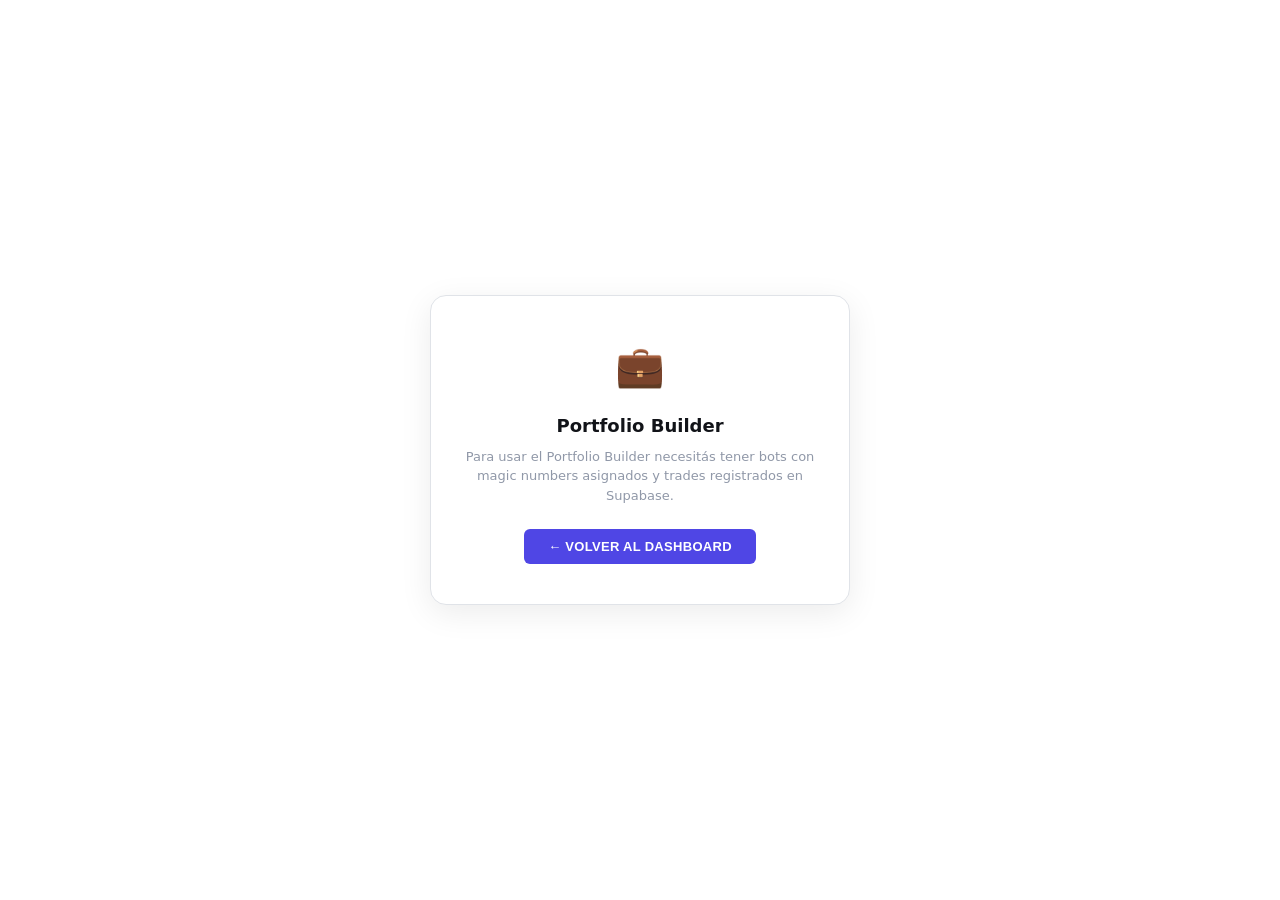
<file: portfolio.html>
<!DOCTYPE html>
<html lang="es">
<head>
<meta charset="UTF-8">
<meta name="viewport" content="width=device-width, initial-scale=1.0">
<title>Portfolio Builder — SQX Dashboard</title>
<script src="supabase.js"></script>
<script src="sidebar.js"></script>
<script src="config.js"></script>
<style>
  :root {
    --bg:#ffffff;--bg2:#f8f9fa;--bg3:#f1f3f5;--border:#e0e3e8;--border2:#c8cdd5;
    --text:#111318;--text2:#4a5060;--text3:#9098a8;
    --green:#1a7f4b;--green-bg:#eaf7f0;--green-border:#b2dfc8;
    --red:#b91c1c;--red-bg:#fef2f2;--red-border:#fcc;
    --amber:#92400e;--amber-bg:#fffbeb;--amber-border:#fde68a;
    --blue:#1d4ed8;--blue-bg:#eff6ff;
    --accent:#4f46e5;--accent-light:#eef2ff;
    --radius:6px;--radius-lg:10px;
  }
  * { box-sizing: border-box; margin: 0; padding: 0; }
  body {
    background: var(--bg);
    color: var(--text);
    font-family: 'Segoe UI', system-ui, -apple-system, sans-serif;
    font-size: 14px;
    line-height: 1.5;
    min-height: 100vh;
  }

  /* ── SIDEBAR ── */
  .sidebar{width:fit-content;height:100vh;background:var(--bg);border-right:1px solid var(--border);position:fixed;left:0;top:0;display:flex;flex-direction:column;z-index:200;overflow:hidden}
  .sidebar-logo{padding:1.25rem 1.25rem 1rem;border-bottom:1px solid var(--border);display:flex;align-items:flex-start;justify-content:space-between}
  .sidebar-logo-text{flex:1;min-width:0}
  .sidebar-toggle{flex-shrink:0;width:26px;height:26px;padding:0;border-radius:6px;border:1px solid var(--border);background:var(--bg2);color:var(--text3);font-size:10px;cursor:pointer;display:flex;align-items:center;justify-content:center;transition:all 0.12s;margin-left:8px;margin-top:2px;font-family:inherit}
  .sidebar-toggle:hover{background:var(--bg3);color:var(--text)}
  .nav-section-lbl{font-size:10px;font-weight:700;color:var(--text3);text-transform:uppercase;letter-spacing:1px;padding:1rem 1rem 0.4rem;display:block;white-space:nowrap}
  .nav-item{display:flex;align-items:center;gap:9px;padding:8px 12px;margin:1px 8px;border-radius:6px;font-size:13px;color:var(--text2);cursor:pointer;border:none;background:transparent;width:calc(100% - 16px);text-align:left;text-decoration:none;transition:all 0.12s;font-family:inherit;font-weight:500;white-space:nowrap}
  .nav-item:hover{background:var(--bg3);color:var(--text)}
  .nav-item.active{background:var(--accent-light);color:var(--accent);font-weight:600}
  .sidebar-footer{padding:1rem;border-top:1px solid var(--border);margin-top:auto}
  .sidebar.collapsed .nl{display:none}
  .sidebar.collapsed .nav-section-lbl{opacity:0;height:0;padding:0;overflow:hidden}
  .sidebar.collapsed .sidebar-logo-text{display:none}
  .sidebar.collapsed .sidebar-logo{justify-content:center;padding:1rem 0;min-width:52px}
  .sidebar.collapsed .sidebar-footer{display:none}
  .sidebar.collapsed .nav-item{justify-content:center;padding:8px 0;margin:1px 4px;width:calc(100% - 8px)}
  .topbar,.main{transition:margin-left 0.25s ease}
  /* ── TOPBAR ── */
  .topbar {
    background: var(--bg);
    border-bottom: 1px solid var(--border);
    padding: 0 1.5rem;
    height: 52px;
    display: flex;
    align-items: center;
    justify-content: space-between;
    position: sticky;
    top: 0;
    z-index: 100;
  }
  .topbar-title{display:flex;flex-direction:column;justify-content:center;gap:1px}
  .topbar-page-name{font-size:14px;font-weight:700;color:var(--text);line-height:1.2;letter-spacing:-0.2px}
  .topbar-page-sub{font-size:11px;color:var(--text3);line-height:1.2}
  .logo { font-size: 16px; font-weight: 700; letter-spacing: -0.3px; color: var(--text); }
  .logo span { color: var(--accent); }
  .module-tag {
    font-size: 11px;
    background: var(--accent-light);
    color: var(--accent);
    padding: 3px 10px;
    border-radius: 20px;
    border: 1px solid #c7d2fe;
    font-weight: 600;
    margin-left: 10px;
  }
  .topbar-right { display: flex; gap: 8px; align-items: center; }
  .t-btn {
    height: 32px; padding: 0 14px;
    border-radius: var(--radius); font-size: 12px; font-weight: 500;
    cursor: pointer; border: 1px solid var(--border2);
    background: var(--bg); color: var(--text2);
    transition: all 0.12s;
  }
  .t-btn:hover { background: var(--bg3); color: var(--text); border-color: #adb5bd; }
  .t-btn-accent { background: var(--accent); border-color: var(--accent); color: #fff; }
  .t-btn-accent:hover { background: #4338ca; color: #fff; border-color: #4338ca; }

  /* ── NO DATA SCREEN ── */
  #no-data-screen {
    position: fixed; inset: 0;
    background: var(--bg);
    display: none; align-items: center; justify-content: center;
    z-index: 9999;
  }
  .no-data-card {
    width: 420px; padding: 2.5rem 2rem;
    border: 1px solid var(--border); border-radius: 16px;
    background: #fff; box-shadow: 0 8px 32px rgba(0,0,0,0.08);
    text-align: center;
  }
  .no-data-icon { font-size: 40px; margin-bottom: 1rem; }
  .no-data-title { font-size: 18px; font-weight: 700; margin-bottom: 0.5rem; }
  .no-data-desc { font-size: 13px; color: var(--text3); margin-bottom: 1.5rem; }
  .nd-btn {
    display: inline-block; padding: 10px 24px;
    background: var(--accent); color: #fff; border: none;
    border-radius: var(--radius); font-size: 13px; font-weight: 600;
    cursor: pointer; letter-spacing: 0.3px;
  }
  .nd-btn:hover { background: #4338ca; }

  /* ── LOADING ── */
  #loading-screen {
    position: fixed; inset: 0;
    background: var(--bg);
    display: flex; align-items: center; justify-content: center;
    z-index: 9998;
  }
  .loading-inner { text-align: center; }
  .loading-spinner {
    width: 36px; height: 36px;
    border: 3px solid var(--border);
    border-top-color: var(--accent);
    border-radius: 50%;
    animation: spin 0.7s linear infinite;
    margin: 0 auto 1rem;
  }
  @keyframes spin { to { transform: rotate(360deg); } }

  /* ── LAYOUT ── */
  #app { display: none; }
  .main { display: flex; gap: 0; min-height: calc(100vh - 52px); }

  /* ── LEFT PANEL (bot list) ── */
  .left-panel {
    width: 320px;
    min-width: 280px;
    max-width: 360px;
    border-right: 1px solid var(--border);
    display: flex;
    flex-direction: column;
    background: var(--bg2);
    flex-shrink: 0;
  }
  .panel-head {
    padding: 14px 16px 10px;
    border-bottom: 1px solid var(--border);
    background: var(--bg);
  }
  .panel-title {
    font-size: 12px; font-weight: 700; color: var(--text2);
    text-transform: uppercase; letter-spacing: 0.5px;
    margin-bottom: 8px;
  }
  .panel-actions { display: flex; gap: 6px; flex-wrap: wrap; }
  .sm-btn {
    height: 26px; padding: 0 10px;
    border-radius: 4px; font-size: 11px; font-weight: 500;
    cursor: pointer; border: 1px solid var(--border2);
    background: var(--bg); color: var(--text2);
    transition: all 0.1s;
  }
  .sm-btn:hover { background: var(--bg3); }
  .sm-btn-active { background: var(--accent); color: #fff; border-color: var(--accent); }
  .sm-btn-active:hover { background: #4338ca; }
  .bot-search {
    width: 100%; margin-top: 8px;
    height: 28px; padding: 0 10px;
    border: 1px solid var(--border); border-radius: var(--radius);
    background: var(--bg); font-size: 12px; color: var(--text);
    outline: none;
  }
  .bot-search:focus { border-color: var(--accent); }
  .bot-list {
    flex: 1; overflow-y: auto; padding: 6px 0;
  }
  .bot-item {
    display: flex; align-items: center; gap: 10px;
    padding: 8px 16px;
    cursor: pointer;
    transition: background 0.08s;
    border-bottom: 1px solid var(--border);
    user-select: none;
  }
  .bot-item:hover { background: var(--bg3); }
  .bot-item.selected { background: var(--accent-light); }
  .bot-item input[type=checkbox] {
    width: 14px; height: 14px; flex-shrink: 0; cursor: pointer;
    accent-color: var(--accent);
  }
  .bot-item-info { flex: 1; min-width: 0; }
  .bot-item-name {
    font-size: 12px; font-weight: 600; color: var(--text);
    white-space: nowrap; overflow: hidden; text-overflow: ellipsis;
  }
  .bot-item-meta { font-size: 10px; color: var(--text3); }
  .bot-pf-badge {
    font-size: 11px; font-weight: 700; padding: 2px 7px;
    border-radius: 4px; flex-shrink: 0;
  }
  .pf-good  { color: var(--green); background: var(--green-bg); }
  .pf-warn  { color: var(--amber); background: var(--amber-bg); }
  .pf-bad   { color: var(--red); background: var(--red-bg); }
  .pf-none  { color: var(--text3); background: var(--bg3); }
  .panel-footer {
    padding: 10px 16px;
    border-top: 1px solid var(--border);
    font-size: 11px; color: var(--text3);
    background: var(--bg);
  }

  /* ── RIGHT PANEL (analysis) ── */
  .right-panel {
    flex: 1; overflow-y: auto;
    padding: 20px 28px;
    min-width: 0;
  }

  /* ── EMPTY SELECTION STATE ── */
  #empty-state {
    display: flex; flex-direction: column; align-items: center; justify-content: center;
    height: calc(100vh - 120px);
    gap: 12px; color: var(--text3); text-align: center;
  }
  .empty-icon { font-size: 48px; }
  .empty-title { font-size: 16px; font-weight: 700; color: var(--text2); }
  .empty-sub { font-size: 13px; max-width: 320px; }

  /* ── KPI CARDS ── */
  .kpi-row {
    display: grid;
    grid-template-columns: repeat(5, 1fr);
    gap: 12px;
    margin-bottom: 20px;
  }
  .kpi-card {
    padding: 14px;
    border: 1px solid var(--border);
    border-radius: var(--radius-lg);
    background: var(--bg);
  }
  .kpi-card-top {
    font-size: 10px; font-weight: 700; text-transform: uppercase;
    letter-spacing: 0.5px; color: var(--text3); margin-bottom: 6px;
  }
  .kpi-card-val {
    font-size: 22px; font-weight: 700; letter-spacing: -0.5px;
  }
  .kpi-card-sub { font-size: 10px; color: var(--text3); margin-top: 2px; }

  /* ── SECTION TITLE ── */
  .section-title {
    font-size: 12px; font-weight: 700; color: var(--text2);
    text-transform: uppercase; letter-spacing: 0.5px;
    margin-bottom: 12px;
  }

  /* ── EQUITY CHART ── */
  .chart-box {
    border: 1px solid var(--border);
    border-radius: var(--radius-lg);
    background: var(--bg);
    padding: 16px;
    margin-bottom: 20px;
    overflow: hidden;
  }
  .chart-box svg { width: 100%; display: block; }

  /* ── CONCENTRATION BAR ── */
  .conc-row {
    display: flex; align-items: center; gap: 10px;
    margin-bottom: 8px;
  }
  .conc-label {
    width: 80px; font-size: 12px; font-weight: 600;
    color: var(--text); text-align: right; flex-shrink: 0;
  }
  .conc-bar-wrap {
    flex: 1; height: 18px;
    background: var(--bg3); border-radius: 4px; overflow: hidden;
    position: relative;
  }
  .conc-bar {
    height: 100%; border-radius: 4px;
    transition: width 0.3s;
  }
  .conc-pct {
    position: absolute; right: 6px; top: 0; bottom: 0;
    display: flex; align-items: center;
    font-size: 10px; font-weight: 700;
    color: rgba(0,0,0,0.5);
  }
  .conc-count {
    width: 60px; font-size: 11px; color: var(--text3); flex-shrink: 0;
  }

  /* ── CORRELATION WARNING ── */
  .warning-box {
    padding: 12px 16px;
    border: 1px solid var(--amber-border);
    border-radius: var(--radius-lg);
    background: var(--amber-bg);
    color: var(--amber);
    font-size: 12px;
    margin-bottom: 16px;
    display: none;
  }
  .warning-box.visible { display: block; }

  /* ── BOT CHIPS (selected summary) ── */
  .bot-chips {
    display: flex; flex-wrap: wrap; gap: 6px; margin-bottom: 16px;
  }
  .bot-chip {
    font-size: 11px; padding: 3px 10px;
    border-radius: 20px;
    background: var(--accent-light);
    color: var(--accent);
    border: 1px solid #c7d2fe;
    font-weight: 600;
    cursor: pointer;
    display: flex; align-items: center; gap: 5px;
  }
  .bot-chip:hover { background: #e0e7ff; }
  .bot-chip-remove { font-size: 12px; opacity: 0.6; }
  .bot-chip-remove:hover { opacity: 1; }

  /* ── GRIDS ── */
  .two-col { display: grid; grid-template-columns: 1fr 1fr; gap: 20px; }

  @media (max-width: 900px) {
    .main { flex-direction: column; }
    .left-panel { width: 100%; max-width: 100%; border-right: none; border-bottom: 1px solid var(--border); max-height: 300px; }
    .kpi-row { grid-template-columns: repeat(3, 1fr); }
    .two-col { grid-template-columns: 1fr; }
  }
  @media (max-width: 600px) {
    .topbar { padding: 0 1rem; }
    .right-panel { padding: 14px; }
    .kpi-row { grid-template-columns: repeat(2, 1fr); }
  }
</style>
</head>
<body>

<!-- LOADING -->
<div id="loading-screen">
  <div class="loading-inner">
    <div class="loading-spinner"></div>
    <div style="font-size:13px;color:var(--text3)">Cargando portfolio...</div>
  </div>
</div>

<!-- NO DATA -->
<div id="no-data-screen">
  <div class="no-data-card">
    <div class="no-data-icon">💼</div>
    <div class="no-data-title">Portfolio Builder</div>
    <div class="no-data-desc">
      Para usar el Portfolio Builder necesitás tener bots con magic numbers asignados y trades registrados en Supabase.
    </div>
    <button class="nd-btn" onclick="window.location.href='index.html'">← VOLVER AL DASHBOARD</button>
  </div>
</div>

<!-- APP PRINCIPAL -->
<div id="app">

  <div class="topbar">
    <div class="topbar-title">
      <div class="topbar-page-name">Portfolio Builder</div>
      <div class="topbar-page-sub">Equity combinada y métricas de conjunto</div>
    </div>
    <div class="topbar-right">
      <span id="sync-info" style="font-size:11px;color:var(--text3)"></span>
      <button class="t-btn t-btn-accent" onclick="refreshData()">↺ Actualizar</button>
    </div>
  </div>

  <div class="main">

    <!-- ── LEFT: BOT LIST ── -->
    <div class="left-panel">
      <div class="panel-head">
        <div class="panel-title">Bots con datos live</div>
        <div class="panel-actions">
          <button class="sm-btn" onclick="selectAll()">☑ Todo</button>
          <button class="sm-btn" onclick="clearAll()">☐ Nada</button>
          <button class="sm-btn" id="sort-btn" onclick="toggleSort()">↕ PF</button>
        </div>
        <input class="bot-search" id="bot-search" type="text" placeholder="🔍 Filtrar bots..." oninput="renderBotList()">
      </div>
      <div class="bot-list" id="bot-list"></div>
      <div class="panel-footer">
        <span id="panel-count">0 bots · 0 seleccionados</span>
      </div>
    </div>

    <!-- ── RIGHT: ANALYSIS ── -->
    <div class="right-panel">

      <!-- EMPTY STATE -->
      <div id="empty-state">
        <div class="empty-icon">📊</div>
        <div class="empty-title">Seleccioná bots para analizar</div>
        <div class="empty-sub">Marcá uno o más bots en la lista de la izquierda para ver la equity combinada y las métricas del portfolio.</div>
      </div>

      <!-- PORTFOLIO ANALYSIS (hidden until selection) -->
      <div id="portfolio-analysis" style="display:none">

        <!-- Selected bot chips -->
        <div class="bot-chips" id="bot-chips"></div>

        <!-- Warning box -->
        <div class="warning-box" id="warning-box"></div>

        <!-- KPIs -->
        <div class="kpi-row" id="kpi-row"></div>

        <!-- Equity Curve -->
        <div class="section-title">📈 Equity Curve Combinada</div>
        <div class="chart-box" id="equity-chart-box">
          <svg id="equity-svg" viewBox="0 0 800 220" preserveAspectRatio="none"></svg>
        </div>

        <!-- Bottom 2-col: Concentration + Top bots -->
        <div class="two-col">

          <!-- Asset Concentration -->
          <div>
            <div class="section-title">🎯 Concentración por Activo</div>
            <div class="chart-box" style="min-height:120px">
              <div id="conc-chart"></div>
            </div>
          </div>

          <!-- Bot Rankings in this portfolio -->
          <div>
            <div class="section-title">🏆 Bots en el portfolio — PF Live</div>
            <div class="chart-box" style="min-height:120px">
              <div id="bot-rank-list"></div>
            </div>
          </div>

        </div>

        <!-- Correlación entre bots -->
        <div id="corr-section" style="display:none;margin-top:20px">
          <div class="section-title">🔗 Correlación entre bots — pares con alta correlación de retornos diarios</div>
          <div class="chart-box" id="corr-box">
            <div id="corr-list"></div>
          </div>
        </div>

        <!-- D1: CORRELACIÓN DD -->
        <div id="correlacion-section" style="display:none;margin-top:1.5rem">
          <div style="font-size:11px;font-weight:500;color:var(--text3);text-transform:uppercase;letter-spacing:.06em;margin-bottom:10px;padding-bottom:6px;border-bottom:0.5px solid var(--border)">
            Correlación de Drawdown — días donde múltiples bots perdieron juntos
          </div>
          <div style="font-size:11px;color:var(--text3);margin-bottom:10px">
            Cada fila es un día con pérdidas. Rojo = bot perdió ese día. Cuantas más columnas rojas en una fila, mayor correlación sistémica.
          </div>
          <div id="correlacion-wrap" style="overflow-x:auto"></div>
        </div>

        <!-- D2: SIMULADOR SIN BOT -->
        <div id="sim-panel" style="display:none;margin-top:1.5rem;border:1px solid var(--accent);border-radius:var(--radius-lg);overflow:hidden">
          <div style="padding:10px 14px;background:var(--accent-light);border-bottom:1px solid #c7d2fe;display:flex;justify-content:space-between;align-items:center">
            <span style="font-size:12px;font-weight:700;color:var(--accent)">Simulación: portfolio sin <span id="sim-bot-name">—</span></span>
            <button onclick="document.getElementById('sim-panel').style.display='none'" style="height:24px;padding:0 10px;font-size:11px;cursor:pointer;border:1px solid var(--border2);border-radius:var(--radius);background:var(--bg)">✕ Cerrar</button>
          </div>
          <div id="sim-content" style="padding:14px 16px"></div>
        </div>

      </div>

    </div>
  </div>
</div>

<script>
// ─────────────────────────────────────────────
// ESTADO GLOBAL
// ─────────────────────────────────────────────
let ALL_BOTS = [];      // [{name, magic, symbol, tf, pf, liveData}]
let ALL_TRADES = [];    // raw trades from Supabase
let LIVE_BY_MAGIC = {}; // computed by computeLiveByMagic — global for D2/D3
let SELECTED = new Set(); // Set of magic strings
let SORT_MODE = 'pf';  // 'pf' | 'name'

// Colores del sistema de concentración (paleta suave)
const ASSET_COLORS = [
  '#4f46e5','#0ea5e9','#10b981','#f59e0b','#ef4444',
  '#8b5cf6','#ec4899','#14b8a6','#f97316','#6366f1',
];

// ─────────────────────────────────────────────
// INIT
// ─────────────────────────────────────────────
async function initPortfolio() {
  // Auth guard
  if (typeof sb === 'undefined' || !sb.isAuthenticated()) {
    document.getElementById('loading-screen').style.display = 'none';
    document.getElementById('no-data-screen').style.display = 'flex';
    return;
  }

  try {
    const [remoteBots, trades] = await Promise.all([sb.getBots(), sb.getMyTrades()]);
    LIVE_BY_MAGIC = computeLiveByMagic(trades);
    ALL_TRADES = trades;

    // Solo bots con magic + trades
    ALL_BOTS = remoteBots
      .filter(b => b.magic && LIVE_BY_MAGIC[String(b.magic)])
      .map(b => {
        const live = LIVE_BY_MAGIC[String(b.magic)];
        return {
          name:   b.name || '—',
          magic:  String(b.magic),
          symbol: (b.symbol || '—').toUpperCase(),
          tf:     b.tf || '—',
          pf:     live.pf,
          trades: live.trades,
          netProfit: live.netProfit,
          ddPct:  live.ddPct,
          winRate: live.winRate,
        };
      });

    ALL_BOTS.sort((a,b) => (b.pf||0) - (a.pf||0));

    document.getElementById('sync-info').textContent =
      `${ALL_BOTS.length} bots · ${trades.length.toLocaleString()} trades`;

    if (!ALL_BOTS.length) {
      document.getElementById('loading-screen').style.display = 'none';
      document.getElementById('no-data-screen').style.display = 'flex';
      return;
    }

    document.getElementById('loading-screen').style.display = 'none';
    document.getElementById('app').style.display = 'block';
    renderBotList();
  } catch(e) {
    console.error('Portfolio init error:', e);
    document.getElementById('loading-screen').style.display = 'none';
    document.getElementById('no-data-screen').style.display = 'flex';
  }
}

async function refreshData() {
  document.getElementById('loading-screen').style.display = 'flex';
  document.getElementById('app').style.display = 'none';
  SELECTED.clear();
  ALL_BOTS = [];
  ALL_TRADES = [];
  await initPortfolio();
}

// ─────────────────────────────────────────────
// COMPUTE LIVE METRICS (per magic)
// ─────────────────────────────────────────────
function computeLiveByMagic(trades) {
  const byMagic = {};
  for (const t of trades) {
    const m = String(t.magic || '');
    if (!m || m === '0') continue;
    if (!byMagic[m]) byMagic[m] = [];
    byMagic[m].push(t);
  }
  const result = {};
  for (const [magic, list] of Object.entries(byMagic)) {
    list.sort((a,b) => new Date(a.close_time) - new Date(b.close_time));
    const netPs = list.map(t => +((t.profit||0)+(t.commission||0)+(t.swap||0)).toFixed(2));
    const wins  = netPs.filter(p => p > 0);
    const losses= netPs.filter(p => p < 0);
    const gW = wins.reduce((a,b)=>a+b,0);
    const gL = Math.abs(losses.reduce((a,b)=>a+b,0));
    const pf = gL > 0 ? +(gW/gL).toFixed(2) : gW > 0 ? 999 : 0;
    const winRate = list.length ? +(wins.length/list.length*100).toFixed(1) : 0;
    let peak=0,eq=0,maxDD=0;
    netPs.forEach(np => { eq+=np; if(eq>peak)peak=eq; if(peak>0){const dd=(peak-eq)/peak;if(dd>maxDD)maxDD=dd;} });
    result[magic] = {
      pf,
      ddPct: +(maxDD*100).toFixed(2),
      winRate,
      trades: list.length,
      netProfit: +netPs.reduce((a,b)=>a+b,0).toFixed(2),
    };
  }
  return result;
}

// ─────────────────────────────────────────────
// BOT LIST
// ─────────────────────────────────────────────
function renderBotList() {
  const q = (document.getElementById('bot-search').value || '').toLowerCase();
  const bots = ALL_BOTS
    .filter(b => !q || b.name.toLowerCase().includes(q) || b.symbol.toLowerCase().includes(q))
    .sort((a,b) => SORT_MODE === 'pf' ? (b.pf||0)-(a.pf||0) : a.name.localeCompare(b.name));

  const el = document.getElementById('bot-list');
  el.innerHTML = bots.map(b => {
    const sel = SELECTED.has(b.magic);
    const pfCls = b.pf >= 1.3 ? 'pf-good' : b.pf >= 1.1 ? 'pf-warn' : 'pf-bad';
    const eff = calcEfficiency(b);
    const effHtml = eff
      ? `<span style="font-size:10px;color:${eff.perDay>=0?'var(--green)':'var(--red)'};font-weight:600;margin-left:5px">${eff.perDay>=0?'+':''}$${eff.perDay}/d</span>`
      : '';
    return `<div class="bot-item${sel?' selected':''}" onclick="toggleBot('${b.magic}')">
      <input type="checkbox" ${sel?'checked':''} onclick="event.stopPropagation();toggleBot('${b.magic}')">
      <div class="bot-item-info">
        <div class="bot-item-name" title="${esc(b.name)}">${esc(b.name)}</div>
        <div class="bot-item-meta">${b.symbol} · ${b.tf} · Magic ${b.magic}${effHtml}</div>
      </div>
      <div style="display:flex;align-items:center;gap:5px;flex-shrink:0">
        <div class="bot-pf-badge ${pfCls}">${b.pf ? b.pf.toFixed(2) : '—'}</div>
        <button onclick="event.stopPropagation();simularSinBot('${b.magic}')"
          style="font-size:10px;height:22px;padding:0 7px;border-radius:4px;background:var(--bg2);border:1px solid var(--border2);color:var(--text3);cursor:pointer;white-space:nowrap"
          title="Ver métricas del portfolio sin este bot">Sin este →</button>
      </div>
    </div>`;
  }).join('');

  document.getElementById('panel-count').textContent =
    `${ALL_BOTS.length} bots · ${SELECTED.size} seleccionados`;
}

function toggleBot(magic) {
  if (SELECTED.has(magic)) SELECTED.delete(magic);
  else SELECTED.add(magic);
  renderBotList();
  renderAnalysis();
}

function selectAll() {
  ALL_BOTS.forEach(b => SELECTED.add(b.magic));
  renderBotList();
  renderAnalysis();
}

function clearAll() {
  SELECTED.clear();
  renderBotList();
  renderAnalysis();
}

function toggleSort() {
  SORT_MODE = SORT_MODE === 'pf' ? 'name' : 'pf';
  document.getElementById('sort-btn').textContent = SORT_MODE === 'pf' ? '↕ PF' : '↕ A-Z';
  renderBotList();
}

// ─────────────────────────────────────────────
// ANALYSIS ENGINE
// ─────────────────────────────────────────────
function renderAnalysis() {
  const emptyEl = document.getElementById('empty-state');
  const analysisEl = document.getElementById('portfolio-analysis');

  if (!SELECTED.size) {
    emptyEl.style.display = 'flex';
    analysisEl.style.display = 'none';
    const corrSec = document.getElementById('corr-section');
    if (corrSec) corrSec.style.display = 'none';
    return;
  }

  emptyEl.style.display = 'none';
  analysisEl.style.display = 'block';

  const selectedBots = ALL_BOTS.filter(b => SELECTED.has(b.magic));
  const magicSet = new Set(selectedBots.map(b => b.magic));

  // Filter and sort combined trades
  const trades = ALL_TRADES
    .filter(t => magicSet.has(String(t.magic || '')))
    .map(t => ({
      ...t,
      np: +((t.profit||0)+(t.commission||0)+(t.swap||0)).toFixed(2),
    }))
    .sort((a,b) => new Date(a.close_time) - new Date(b.close_time));

  if (!trades.length) {
    emptyEl.style.display = 'flex';
    analysisEl.style.display = 'none';
    return;
  }

  // Compute portfolio metrics
  const metrics = computePortfolioMetrics(trades);

  renderChips(selectedBots);
  renderKPIs(metrics);
  renderEquityCurve(trades);
  renderConcentration(trades);
  renderBotRanks(selectedBots);
  renderWarning(trades, selectedBots);
  renderCorrelation(trades, selectedBots);
  renderCorrelacion(calcCorrelacionDD(selectedBots));
}

function computePortfolioMetrics(trades) {
  const netPs = trades.map(t => t.np);
  const wins  = netPs.filter(p => p > 0);
  const losses= netPs.filter(p => p < 0);
  const gW = wins.reduce((a,b)=>a+b,0);
  const gL = Math.abs(losses.reduce((a,b)=>a+b,0));
  const pf = gL > 0 ? +(gW/gL).toFixed(2) : gW > 0 ? 999 : 0;
  const winRate = trades.length ? +(wins.length/trades.length*100).toFixed(1) : 0;
  const netProfit = +netPs.reduce((a,b)=>a+b,0).toFixed(2);

  let peak=0, eq=0, maxDD=0;
  netPs.forEach(np => {
    eq+=np;
    if(eq>peak) peak=eq;
    if(peak>0){ const dd=(peak-eq)/peak; if(dd>maxDD) maxDD=dd; }
  });

  // Date range
  const first = trades[0]?.close_time?.slice(0,10) || '—';
  const last  = trades[trades.length-1]?.close_time?.slice(0,10) || '—';

  return { pf, winRate, netProfit, ddPct: +(maxDD*100).toFixed(2), trades: trades.length, first, last };
}

// ─────────────────────────────────────────────
// RENDER CHIPS
// ─────────────────────────────────────────────
function renderChips(selectedBots) {
  const el = document.getElementById('bot-chips');
  el.innerHTML = selectedBots.slice(0, 20).map(b =>
    `<div class="bot-chip" onclick="toggleBot('${b.magic}')" title="Clic para quitar">
      <span>${esc(b.name.length > 28 ? b.name.slice(0,28)+'…' : b.name)}</span>
      <span class="bot-chip-remove">×</span>
    </div>`
  ).join('') + (selectedBots.length > 20
    ? `<div class="bot-chip" style="opacity:.5;cursor:default">+${selectedBots.length-20} más</div>` : '');
}

// ─────────────────────────────────────────────
// RENDER KPIs
// ─────────────────────────────────────────────
function renderKPIs(m) {
  const pfColor = m.pf >= 1.3 ? 'var(--green)' : m.pf >= 1.1 ? '#d97706' : 'var(--red)';
  const ddColor = 'var(--red)';
  const wrColor = m.winRate >= 50 ? 'var(--green)' : m.winRate >= 40 ? '#d97706' : 'var(--red)';
  const npColor = m.netProfit > 0 ? 'var(--green)' : m.netProfit < 0 ? 'var(--red)' : 'var(--text)';

  document.getElementById('kpi-row').innerHTML = `
    <div class="kpi-card">
      <div class="kpi-card-top">Profit Factor</div>
      <div id="kpi-pf" class="kpi-card-val" style="color:${pfColor}">${m.pf >= 999 ? '∞' : m.pf.toFixed(2)}</div>
      <div class="kpi-card-sub">Portfolio combinado</div>
    </div>
    <div class="kpi-card">
      <div class="kpi-card-top">Max Drawdown</div>
      <div id="kpi-dd" class="kpi-card-val" style="color:${ddColor}">${m.ddPct.toFixed(2)}%</div>
      <div class="kpi-card-sub">Sobre equity acum.</div>
    </div>
    <div class="kpi-card">
      <div class="kpi-card-top">Win Rate</div>
      <div class="kpi-card-val" style="color:${wrColor}">${m.winRate}%</div>
      <div class="kpi-card-sub">${m.trades} trades totales</div>
    </div>
    <div class="kpi-card">
      <div class="kpi-card-top">Net P&amp;L</div>
      <div id="kpi-net" class="kpi-card-val" style="color:${npColor}">${(m.netProfit>=0?'+':'-')}${fmt(m.netProfit)}</div>
      <div class="kpi-card-sub">Sin leverage</div>
    </div>
    <div class="kpi-card">
      <div class="kpi-card-top">Periodo</div>
      <div class="kpi-card-val" style="font-size:13px;color:var(--text2)">${m.first}</div>
      <div class="kpi-card-sub">→ ${m.last}</div>
    </div>`;
}

// ─────────────────────────────────────────────
// RENDER EQUITY CURVE (SVG)
// ─────────────────────────────────────────────
function renderEquityCurve(trades) {
  const W = 800, H = 220, PX = 40, PY = 20;
  const svg = document.getElementById('equity-svg');

  // Build equity series
  let cum = 0;
  const points = [0];
  trades.forEach(t => { cum = +(cum + t.np).toFixed(2); points.push(cum); });

  const minV = Math.min(0, ...points);
  const maxV = Math.max(0, ...points);
  const range = maxV - minV || 1;

  const iW = W - PX * 2;
  const iH = H - PY * 2;
  const xs = i => PX + (i / (points.length - 1)) * iW;
  const ys = v => PY + iH - ((v - minV) / range) * iH;

  // Zero line
  const y0 = ys(0);
  const finalVal = points[points.length - 1];
  const lineColor = finalVal >= 0 ? '#1a7f4b' : '#b91c1c';
  const fillColor = finalVal >= 0 ? 'rgba(26,127,75,0.07)' : 'rgba(185,28,28,0.07)';

  // Path
  const ptArr = points.map((v,i) => `${xs(i).toFixed(1)},${ys(v).toFixed(1)}`);
  const linePath = 'M ' + ptArr.join(' L ');
  const fillPath = linePath + ` L ${xs(points.length-1).toFixed(1)},${y0.toFixed(1)} L ${xs(0).toFixed(1)},${y0.toFixed(1)} Z`;

  // Gridlines (5 horizontal)
  const gridLines = [];
  for (let i = 0; i <= 4; i++) {
    const v = minV + (range * i / 4);
    const y = ys(v);
    const label = fmt(v);
    gridLines.push(`<line x1="${PX}" y1="${y.toFixed(1)}" x2="${W-PX}" y2="${y.toFixed(1)}" stroke="#e0e3e8" stroke-width="1" stroke-dasharray="4,4"/>`);
    gridLines.push(`<text x="${PX-4}" y="${(y+4).toFixed(1)}" text-anchor="end" font-size="8" fill="#9098a8">${label}</text>`);
  }

  // X-axis labels (max 6)
  const xLabels = [];
  const step = Math.max(1, Math.floor((points.length-1)/6));
  for (let i = 0; i < points.length; i += step) {
    const t = trades[i] || trades[trades.length-1];
    if (!t) continue;
    const lbl = t.close_time ? t.close_time.slice(0,7) : '';
    xLabels.push(`<text x="${xs(i).toFixed(1)}" y="${H-4}" text-anchor="middle" font-size="8" fill="#9098a8">${lbl}</text>`);
  }

  svg.setAttribute('viewBox', `0 0 ${W} ${H}`);
  svg.innerHTML = `
    ${gridLines.join('')}
    ${xLabels.join('')}
    <line x1="${PX}" y1="${y0.toFixed(1)}" x2="${W-PX}" y2="${y0.toFixed(1)}" stroke="#adb5bd" stroke-width="1"/>
    <path d="${fillPath}" fill="${fillColor}"/>
    <path d="${linePath}" fill="none" stroke="${lineColor}" stroke-width="1.8" stroke-linejoin="round"/>
    <circle cx="${xs(points.length-1).toFixed(1)}" cy="${ys(finalVal).toFixed(1)}" r="3" fill="${lineColor}"/>
    <text x="${(xs(points.length-1)+6).toFixed(1)}" y="${(ys(finalVal)+4).toFixed(1)}" font-size="9" font-weight="700" fill="${lineColor}">${(finalVal>=0?'+':'-')}${fmt(finalVal)}</text>
  `;
}

// ─────────────────────────────────────────────
// RENDER ASSET CONCENTRATION
// ─────────────────────────────────────────────
function renderConcentration(trades) {
  const bySymbol = {};
  for (const t of trades) {
    const sym = (t.symbol || 'OTRO').toUpperCase().replace(/[^A-Z0-9]/g,'');
    if (!bySymbol[sym]) bySymbol[sym] = { count: 0, profit: 0 };
    bySymbol[sym].count++;
    bySymbol[sym].profit += t.np;
  }

  const sorted = Object.entries(bySymbol)
    .sort((a,b) => b[1].count - a[1].count)
    .slice(0, 10);
  const total = trades.length;

  const el = document.getElementById('conc-chart');
  if (!sorted.length) { el.innerHTML = '<div style="color:var(--text3);font-size:12px">Sin datos</div>'; return; }

  // Warn if top symbol > 60%
  const topPct = sorted[0][1].count / total * 100;
  const warnEl = document.getElementById('warning-box');
  if (topPct > 60) {
    warnEl.innerHTML = `⚠️ <strong>${sorted[0][0]}</strong> representa el ${topPct.toFixed(0)}% de los trades — portfolio concentrado en un solo activo.`;
    warnEl.classList.add('visible');
  } else {
    warnEl.classList.remove('visible');
  }

  el.innerHTML = sorted.map(([sym, data], i) => {
    const pct = (data.count / total * 100).toFixed(1);
    const color = ASSET_COLORS[i % ASSET_COLORS.length];
    const npColor = data.profit > 0 ? 'var(--green)' : data.profit < 0 ? 'var(--red)' : 'var(--text3)';
    return `<div class="conc-row">
      <div class="conc-label">${esc(sym)}</div>
      <div class="conc-bar-wrap">
        <div class="conc-bar" style="width:${pct}%;background:${color}"></div>
        <span class="conc-pct">${pct}%</span>
      </div>
      <div class="conc-count" style="color:${npColor};font-weight:600">${(data.profit>=0?'+':'-')}${fmt(data.profit)}</div>
    </div>`;
  }).join('');
}

// ─────────────────────────────────────────────
// RENDER BOT RANKINGS
// ─────────────────────────────────────────────
// ─────────────────────────────────────────────
// CORRELACIÓN (Pearson sobre retornos diarios)
// ─────────────────────────────────────────────
function pearson(xs, ys) {
  const n = xs.length;
  if (n < 3) return 0;
  const mx = xs.reduce((a,b)=>a+b,0)/n;
  const my = ys.reduce((a,b)=>a+b,0)/n;
  const num = xs.reduce((s,x,i) => s + (x-mx)*(ys[i]-my), 0);
  const dx  = Math.sqrt(xs.reduce((s,x) => s+(x-mx)**2, 0));
  const dy  = Math.sqrt(ys.reduce((s,y) => s+(y-my)**2, 0));
  return (dx && dy) ? +(num/(dx*dy)).toFixed(3) : 0;
}

function renderCorrelation(allTrades, selectedBots) {
  const secEl  = document.getElementById('corr-section');
  const listEl = document.getElementById('corr-list');
  if (!secEl || !listEl) return;

  // Need >= 2 bots with live data
  if (selectedBots.length < 2) { secEl.style.display = 'none'; return; }

  // Build daily P&L per bot
  const dailyByMagic = {};
  for (const bot of selectedBots) {
    dailyByMagic[bot.magic] = {};
  }
  for (const t of allTrades) {
    const m = String(t.magic || '');
    if (!dailyByMagic[m]) continue;
    const day = (t.close_time || '').slice(0, 10);
    if (!day) continue;
    dailyByMagic[m][day] = (dailyByMagic[m][day] || 0) + t.np;
  }

  // Collect all unique dates across selected bots
  const allDates = [...new Set(
    selectedBots.flatMap(b => Object.keys(dailyByMagic[b.magic] || {}))
  )].sort();

  if (allDates.length < 5) { secEl.style.display = 'none'; return; }

  // Build series per bot (0 if no trade on that day)
  const series = {};
  for (const bot of selectedBots) {
    series[bot.magic] = allDates.map(d => dailyByMagic[bot.magic][d] || 0);
  }

  // Compute pairwise Pearson (only high: > 0.5)
  const pairs = [];
  const bots = selectedBots.slice(0, 20); // cap at 20 bots for performance
  for (let i = 0; i < bots.length; i++) {
    for (let j = i + 1; j < bots.length; j++) {
      const r = pearson(series[bots[i].magic], series[bots[j].magic]);
      if (Math.abs(r) >= 0.5) {
        pairs.push({ a: bots[i], b: bots[j], r });
      }
    }
  }

  if (!pairs.length) {
    secEl.style.display = 'block';
    listEl.innerHTML = `<div style="font-size:12px;color:var(--green);padding:6px 0">✓ Sin correlación alta detectada entre los bots seleccionados (todos r &lt; 0.5).</div>`;
    return;
  }

  pairs.sort((a,b) => Math.abs(b.r) - Math.abs(a.r));
  const top = pairs.slice(0, 10);

  listEl.innerHTML = `
    <div style="font-size:11px;color:var(--text3);margin-bottom:10px">
      Correlación de Pearson sobre retornos diarios. r &gt; 0.7 = alta correlación (riesgo de sobreexposición). Bots con poca actividad simultánea pueden dar r artificialmente bajo.
    </div>
    <table style="width:100%;border-collapse:collapse;font-size:11px">
      <thead>
        <tr style="border-bottom:1px solid var(--border)">
          <th style="padding:5px 8px;text-align:left;font-size:10px;color:var(--text3);font-weight:700;text-transform:uppercase">Bot A</th>
          <th style="padding:5px 8px;text-align:left;font-size:10px;color:var(--text3);font-weight:700;text-transform:uppercase">Bot B</th>
          <th style="padding:5px 8px;text-align:center;font-size:10px;color:var(--text3);font-weight:700;text-transform:uppercase">r</th>
          <th style="padding:5px 8px;text-align:center;font-size:10px;color:var(--text3);font-weight:700;text-transform:uppercase">Nivel</th>
        </tr>
      </thead>
      <tbody>
        ${top.map(p => {
          const absR = Math.abs(p.r);
          const level = absR >= 0.8 ? 'ALTA' : absR >= 0.65 ? 'MED-ALTA' : 'MEDIA';
          const color = absR >= 0.8 ? 'var(--red)' : absR >= 0.65 ? '#d97706' : '#d97706';
          const bg    = absR >= 0.8 ? 'var(--red-bg)' : 'var(--amber-bg)';
          const bd    = absR >= 0.8 ? 'var(--red-border)' : 'var(--amber-border)';
          return `<tr style="border-bottom:1px solid var(--border)">
            <td style="padding:5px 8px;max-width:180px;overflow:hidden;text-overflow:ellipsis;white-space:nowrap" title="${esc(p.a.name)}">${esc(p.a.name)}</td>
            <td style="padding:5px 8px;max-width:180px;overflow:hidden;text-overflow:ellipsis;white-space:nowrap" title="${esc(p.b.name)}">${esc(p.b.name)}</td>
            <td style="padding:5px 8px;text-align:center;font-weight:700;color:${color}">${p.r >= 0 ? '+' : ''}${p.r.toFixed(2)}</td>
            <td style="padding:5px 8px;text-align:center">
              <span style="font-size:9px;font-weight:700;color:${color};background:${bg};border:1px solid ${bd};padding:2px 7px;border-radius:3px">${level}</span>
            </td>
          </tr>`;
        }).join('')}
      </tbody>
    </table>
    ${pairs.length > 10 ? `<div style="font-size:10px;color:var(--text3);margin-top:8px;text-align:center">+ ${pairs.length-10} pares más con r ≥ 0.5...</div>` : ''}`;

  secEl.style.display = 'block';
}

function renderBotRanks(selectedBots) {
  const sorted = [...selectedBots].sort((a,b) => (b.pf||0)-(a.pf||0));
  const el = document.getElementById('bot-rank-list');
  el.innerHTML = `<table style="width:100%;border-collapse:collapse;font-size:11px">
    <thead>
      <tr style="border-bottom:1px solid var(--border)">
        <th style="padding:4px 8px;text-align:left;font-size:10px;color:var(--text3);font-weight:700;text-transform:uppercase">#</th>
        <th style="padding:4px 8px;text-align:left;font-size:10px;color:var(--text3);font-weight:700;text-transform:uppercase">Bot</th>
        <th style="padding:4px 8px;text-align:center;font-size:10px;color:var(--text3);font-weight:700">PF</th>
        <th style="padding:4px 8px;text-align:right;font-size:10px;color:var(--text3);font-weight:700">Net P&amp;L</th>
        <th style="padding:4px 8px;text-align:right;font-size:10px;color:var(--text3);font-weight:700">WR</th>
      </tr>
    </thead>
    <tbody>
      ${sorted.slice(0,15).map((b,i) => {
        const pfColor = b.pf >= 1.3 ? 'var(--green)' : b.pf >= 1.1 ? '#d97706' : 'var(--red)';
        const npColor = b.netProfit > 0 ? 'var(--green)' : b.netProfit < 0 ? 'var(--red)' : 'var(--text3)';
        return `<tr style="border-bottom:1px solid var(--border)">
          <td style="padding:5px 8px;color:var(--text3)">${i+1}</td>
          <td style="padding:5px 8px;max-width:180px;overflow:hidden;text-overflow:ellipsis;white-space:nowrap" title="${esc(b.name)}">${esc(b.name)}</td>
          <td style="padding:5px 8px;text-align:center;font-weight:700;color:${pfColor}">${b.pf?b.pf.toFixed(2):'—'}</td>
          <td style="padding:5px 8px;text-align:right;color:${npColor};font-weight:600">${(b.netProfit>=0?'+':'-')}${fmt(b.netProfit)}</td>
          <td style="padding:5px 8px;text-align:right;color:var(--text2)">${b.winRate}%</td>
        </tr>`;
      }).join('')}
      ${sorted.length > 15 ? `<tr><td colspan="5" style="padding:5px 8px;color:var(--text3);text-align:center;font-size:10px">+ ${sorted.length-15} más...</td></tr>` : ''}
    </tbody>
  </table>`;
}

// ─────────────────────────────────────────────
// RENDER WARNING
// ─────────────────────────────────────────────
function renderWarning(trades, selectedBots) {
  // Asset concentration warning is handled in renderConcentration
  // Additional: too many bots from same symbol
  const symBots = {};
  selectedBots.forEach(b => {
    const sym = b.symbol || 'OTRO';
    symBots[sym] = (symBots[sym] || 0) + 1;
  });
  const maxBotSym = Object.entries(symBots).sort((a,b)=>b[1]-a[1])[0];
  const pctBots = maxBotSym ? maxBotSym[1] / selectedBots.length * 100 : 0;

  const warnEl = document.getElementById('warning-box');
  // Only override if not already showing trade concentration warning
  if (!warnEl.classList.contains('visible') && pctBots > 60 && selectedBots.length > 2) {
    warnEl.innerHTML = `⚠️ <strong>${maxBotSym[0]}</strong> concentra el ${pctBots.toFixed(0)}% de los bots del portfolio — considerá diversificar activos.`;
    warnEl.classList.add('visible');
  }
}

// ─────────────────────────────────────────────
// HELPERS
// ─────────────────────────────────────────────
function fmt(v) {
  if (v === null || v === undefined || isNaN(v)) return '—';
  return '$' + Math.abs(v).toLocaleString('es-AR', {maximumFractionDigits: 0});
}

function esc(s) {
  return (s||'').replace(/&/g,'&amp;').replace(/</g,'&lt;').replace(/>/g,'&gt;').replace(/"/g,'&quot;');
}

// ─────────────────────────────────────────────
// D3 — EFFICIENCY SCORE
// ─────────────────────────────────────────────
function calcEfficiency(bot) {
  const trades = ALL_TRADES.filter(t => String(t.magic||'') === String(bot.magic));
  if (!trades.length) return null;
  const net = trades.reduce((s,t) => s + (t.profit||0) + (t.commission||0) + (t.swap||0), 0);
  const fechas = trades.map(t => new Date(t.close_time)).filter(d => !isNaN(d));
  if (!fechas.length) return null;
  const first = new Date(Math.min(...fechas));
  const dias  = Math.max(1, Math.round((new Date() - first) / 86400000));
  return { net: +net.toFixed(2), dias, perDay: +(net / dias).toFixed(3) };
}

// ─────────────────────────────────────────────
// D1 — CORRELACIÓN DD
// ─────────────────────────────────────────────
function calcCorrelacionDD(selectedBots) {
  const magicToName = {};
  selectedBots.forEach(b => { magicToName[b.magic] = b.name; });

  const dayMap = {};
  for (const t of ALL_TRADES) {
    const m = String(t.magic || '');
    if (!magicToName[m]) continue;
    const day = (t.close_time || '').slice(0, 10);
    if (!day || day < '2000-01-01') continue;
    if (!dayMap[day]) dayMap[day] = {};
    if (!dayMap[day][m]) dayMap[day][m] = 0;
    dayMap[day][m] += (t.profit||0) + (t.commission||0) + (t.swap||0);
  }

  const days = Object.keys(dayMap)
    .filter(d => Object.keys(dayMap[d]).length >= 2)
    .sort()
    .slice(-30);

  return { days, dayMap, bots: selectedBots, magicToName };
}

function renderCorrelacion(data) {
  const section = document.getElementById('correlacion-section');
  const wrap    = document.getElementById('correlacion-wrap');
  if (!section || !wrap) return;
  if (!data || !data.days.length) { section.style.display = 'none'; return; }

  const { days, dayMap, bots, magicToName } = data;

  // Solo bots con actividad en esos días
  const activeBots = bots.filter(b => days.some(d => dayMap[d]?.[b.magic] !== undefined));
  if (!activeBots.length) { section.style.display = 'none'; return; }

  let diasCorrelados = 0;
  days.forEach(d => {
    const perdedores = activeBots.filter(b => (dayMap[d]?.[b.magic] || 0) < 0);
    if (perdedores.length >= 2) diasCorrelados++;
  });
  const corrPct  = Math.round(diasCorrelados / days.length * 100);
  const corrColor = corrPct >= 50 ? 'var(--red)' : corrPct >= 30 ? '#d97706' : 'var(--green)';
  const corrLabel = corrPct >= 50 ? 'Alta correlación — revisar diversificación'
                  : corrPct >= 30 ? 'Correlación moderada'
                  : 'Baja correlación — buena diversificación';

  let html = `
    <div style="display:flex;gap:16px;margin-bottom:12px;flex-wrap:wrap;align-items:center">
      <div style="font-size:13px;font-weight:700;color:${corrColor}">${corrPct}% días correlados</div>
      <div style="font-size:12px;color:var(--text2)">${corrLabel}</div>
      <div style="font-size:11px;color:var(--text3);margin-left:auto">${days.length} días analizados</div>
    </div>
    <table style="border-collapse:collapse;font-size:11px;min-width:600px">
      <thead>
        <tr>
          <th style="padding:5px 10px;text-align:left;background:var(--bg2);border:1px solid var(--border);font-size:10px;color:var(--text3);white-space:nowrap">Día</th>
          ${activeBots.map(b => {
            const short = b.name.replace(/^(SQX_|sqx_)/i,'').slice(0,12);
            return `<th style="padding:5px 6px;text-align:center;background:var(--bg2);border:1px solid var(--border);font-size:9px;color:var(--text3);white-space:nowrap;writing-mode:vertical-rl;transform:rotate(180deg);height:70px;vertical-align:bottom" title="${esc(b.name)}">${esc(short)}</th>`;
          }).join('')}
          <th style="padding:5px 8px;text-align:center;background:var(--bg2);border:1px solid var(--border);font-size:10px;color:var(--text3)">Bots −</th>
        </tr>
      </thead>
      <tbody>`;

  days.forEach(day => {
    const perdedores = activeBots.filter(b => (dayMap[day]?.[b.magic] || 0) < 0).length;
    const rowBg = perdedores >= Math.ceil(activeBots.length / 2) ? 'rgba(185,28,28,0.06)' : 'transparent';
    html += `<tr style="background:${rowBg}">
      <td style="padding:4px 10px;border:1px solid var(--border);white-space:nowrap;font-size:10px">${day}</td>`;
    activeBots.forEach(b => {
      const net = dayMap[day]?.[b.magic];
      if (net === undefined) {
        html += `<td style="padding:4px 6px;border:1px solid var(--border);text-align:center;color:var(--border2)">·</td>`;
      } else if (net < 0) {
        html += `<td style="padding:4px 6px;border:1px solid var(--border);text-align:center;background:#fef2f2" title="${esc(b.name)}: $${net.toFixed(2)}"><span style="color:var(--red);font-weight:700;font-size:10px">✗</span></td>`;
      } else {
        html += `<td style="padding:4px 6px;border:1px solid var(--border);text-align:center;background:#eaf7f0" title="${esc(b.name)}: $${net.toFixed(2)}"><span style="color:var(--green);font-weight:700;font-size:10px">✓</span></td>`;
      }
    });
    html += `<td style="padding:4px 8px;border:1px solid var(--border);text-align:center;font-weight:700;color:${perdedores>=2?'var(--red)':'var(--text3)'}">${perdedores}</td></tr>`;
  });

  html += '</tbody></table>';
  wrap.innerHTML = html;
  section.style.display = 'block';
}

// ─────────────────────────────────────────────
// D2 — SIMULADOR SIN BOT
// ─────────────────────────────────────────────
function simularSinBot(magic) {
  const panel   = document.getElementById('sim-panel');
  const nameEl  = document.getElementById('sim-bot-name');
  const content = document.getElementById('sim-content');
  if (!panel || !content) return;

  const selectedBots = ALL_BOTS.filter(b => SELECTED.has(b.magic));
  const bot = selectedBots.find(b => String(b.magic) === String(magic));
  if (!bot) {
    // Bot not currently selected — show message
    if (nameEl) nameEl.textContent = ALL_BOTS.find(b => String(b.magic) === String(magic))?.name || magic;
    content.innerHTML = '<div style="color:var(--text3);font-size:12px">Este bot no está en la selección actual. Seleccioná 2+ bots primero.</div>';
    panel.style.display = 'block';
    return;
  }
  if (nameEl) nameEl.textContent = bot.name;

  const otrosMagics = new Set(selectedBots.filter(b => String(b.magic) !== String(magic)).map(b => String(b.magic)));
  const tradesSin = ALL_TRADES
    .filter(t => otrosMagics.has(String(t.magic||'')))
    .sort((a,b) => new Date(a.close_time) - new Date(b.close_time));

  if (!tradesSin.length) {
    content.innerHTML = '<div style="color:var(--text3);font-size:12px">Sin suficientes datos para simular.</div>';
    panel.style.display = 'block';
    return;
  }

  const netPs = tradesSin.map(t => (t.profit||0)+(t.commission||0)+(t.swap||0));
  const wins   = netPs.filter(p => p > 0);
  const losses = netPs.filter(p => p < 0);
  const gW  = wins.reduce((a,b)=>a+b,0);
  const gL  = Math.abs(losses.reduce((a,b)=>a+b,0));
  const pfSin  = gL > 0 ? +(gW/gL).toFixed(2) : gW > 0 ? 999 : 0;
  const netSin = +netPs.reduce((a,b)=>a+b,0).toFixed(2);
  let peak=0,eq=0,maxDD=0;
  netPs.forEach(np=>{ eq+=np; if(eq>peak)peak=eq; if(peak>0){const dd=(peak-eq)/peak;if(dd>maxDD)maxDD=dd;} });
  const ddSin = +(maxDD*100).toFixed(2);

  const pfActual  = parseFloat(document.getElementById('kpi-pf')?.textContent) || null;
  const ddActual  = parseFloat(document.getElementById('kpi-dd')?.textContent) || null;
  const netActual = parseFloat(document.getElementById('kpi-net')?.textContent?.replace(/[^0-9.-]/g,'')) || null;

  const diff = (actual, sin, mejor) => {
    if (actual == null) return '';
    const d = sin - actual;
    const color = mejor === 'mayor'
      ? (d > 0 ? 'var(--green)' : d < 0 ? 'var(--red)' : 'var(--text3)')
      : (d < 0 ? 'var(--green)' : d > 0 ? 'var(--red)' : 'var(--text3)');
    const sign = d > 0 ? '+' : '';
    return `<span style="color:${color};font-size:11px;margin-left:6px">(${sign}${d.toFixed(2)})</span>`;
  };

  const botShort = esc(bot.name.slice(0,14));
  content.innerHTML = `
    <div style="display:grid;grid-template-columns:repeat(3,1fr);gap:12px;margin-bottom:12px">
      <div style="background:var(--bg2);border:1px solid var(--border);border-radius:var(--radius);padding:10px 12px">
        <div style="font-size:10px;color:var(--text3);margin-bottom:4px">PF sin ${botShort}</div>
        <div style="font-size:20px;font-weight:700;color:${pfSin>=1.3?'var(--green)':pfSin>=1.1?'#d97706':'var(--red)'}">
          ${pfSin>=999?'∞':pfSin.toFixed(2)}${diff(pfActual,pfSin,'mayor')}
        </div>
      </div>
      <div style="background:var(--bg2);border:1px solid var(--border);border-radius:var(--radius);padding:10px 12px">
        <div style="font-size:10px;color:var(--text3);margin-bottom:4px">DD sin ${botShort}</div>
        <div style="font-size:20px;font-weight:700;color:${ddSin<=5?'var(--green)':ddSin<=15?'#d97706':'var(--red)'}">
          ${ddSin.toFixed(1)}%${diff(ddActual,ddSin,'menor')}
        </div>
      </div>
      <div style="background:var(--bg2);border:1px solid var(--border);border-radius:var(--radius);padding:10px 12px">
        <div style="font-size:10px;color:var(--text3);margin-bottom:4px">Net sin ${botShort}</div>
        <div style="font-size:20px;font-weight:700;color:${netSin>=0?'var(--green)':'var(--red)'}">
          ${netSin>=0?'+':''}$${Math.abs(netSin).toLocaleString('es-AR',{maximumFractionDigits:0})}${diff(netActual,netSin,'mayor')}
        </div>
      </div>
    </div>
    <div style="font-size:12px;color:var(--text2);background:var(--bg2);border-radius:var(--radius);padding:8px 12px">
      ${pfSin > (pfActual||0) && ddSin < (ddActual||100)
        ? '✅ Sacar este bot <strong>mejoraría</strong> el portfolio (mejor PF y menor DD)'
        : pfSin < (pfActual||0) && ddSin > (ddActual||0)
        ? '⚠ Sacar este bot <strong>empeoraría</strong> el portfolio (peor PF y mayor DD)'
        : '→ Efecto mixto — evaluar según prioridad (PF vs DD)'}
    </div>`;

  panel.style.display = 'block';
  panel.scrollIntoView({ behavior:'smooth', block:'nearest' });
}

function authLogout() {
  if (typeof sb !== 'undefined') sb.signOut();
  window.location.href = 'index.html';
}

// ─────────────────────────────────────────────
// BOOT
// ─────────────────────────────────────────────
initPortfolio();
</script>
</body>
</html>
</file>
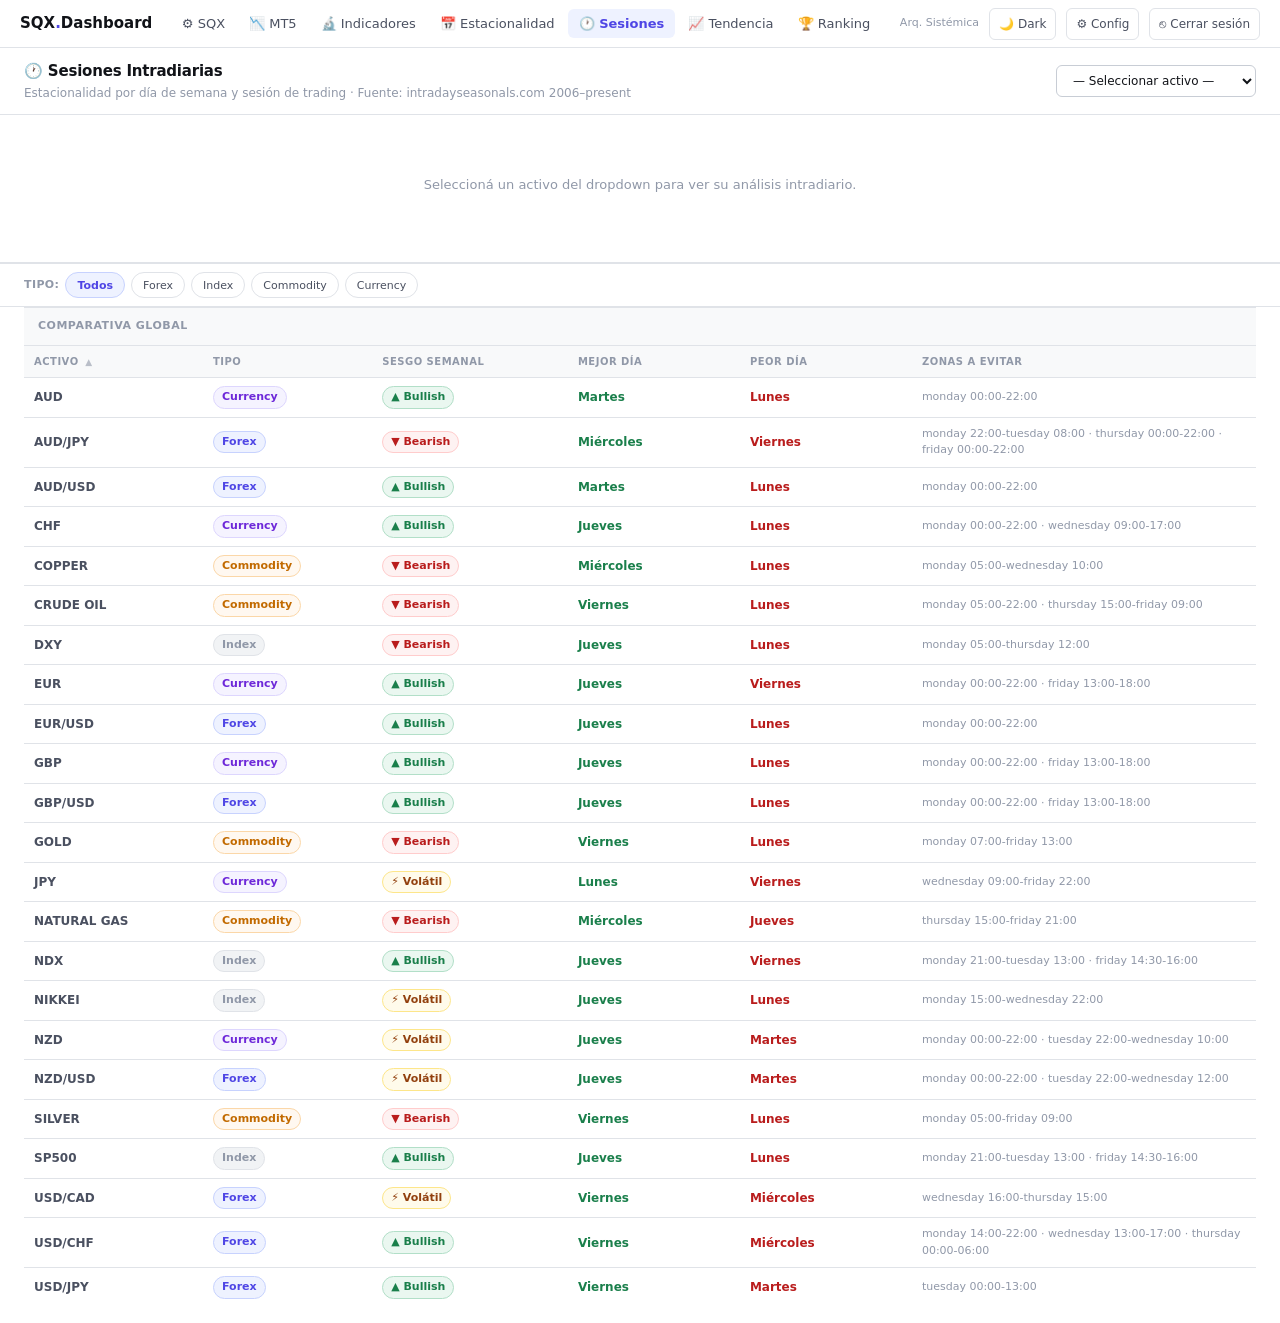
<file: sesiones.html>
<!DOCTYPE html>
<html lang="es">
<head>
<meta charset="UTF-8">
<meta name="viewport" content="width=device-width, initial-scale=1.0">
<title>Sesiones Intradiarias</title>
<script src="supabase.js"></script>
<script src="sidebar.js"></script>
<script src="config.js"></script>
<style>
:root{
  --bg:#ffffff;--bg2:#f8f9fa;--bg3:#f1f3f5;--border:#e0e3e8;--border2:#c8cdd5;
  --text:#111318;--text2:#4a5060;--text3:#9098a8;
  --green:#1a7f4b;--green-bg:#eaf7f0;--green-border:#b2dfc8;
  --red:#b91c1c;--red-bg:#fef2f2;--red-border:#fcc;
  --amber:#92400e;--amber-bg:#fffbeb;--amber-border:#fde68a;
  --accent:#4f46e5;--accent-light:#eef2ff;
  --radius:6px;--radius-lg:10px;
}
*{box-sizing:border-box;margin:0;padding:0}
body{background:var(--bg);color:var(--text);font-family:'Segoe UI',system-ui,-apple-system,sans-serif;font-size:14px;line-height:1.5}

.page-topbar{display:flex;align-items:center;justify-content:space-between;padding:12px 24px;border-bottom:1px solid var(--border);background:var(--bg);gap:12px;flex-wrap:wrap}
.page-topbar h1{font-size:15px;font-weight:700;letter-spacing:-0.2px}
.page-topbar .sub{font-size:12px;color:var(--text3);margin-top:1px}
.topbar-right{display:flex;align-items:center;gap:8px;flex-wrap:wrap}

button{height:32px;padding:0 14px;border-radius:var(--radius);font-size:12px;font-weight:500;cursor:pointer;border:1px solid var(--border2);background:var(--bg);color:var(--text2);transition:all 0.12s;font-family:inherit}
button:hover{background:var(--bg3);color:var(--text);border-color:#adb5bd}

.filters-bar{display:flex;align-items:center;gap:6px;padding:8px 24px;border-bottom:1px solid var(--border);flex-wrap:wrap;background:var(--bg)}
.filter-label{font-size:11px;color:var(--text3);font-weight:600;text-transform:uppercase;letter-spacing:0.4px}
.fbtn{height:26px;padding:0 11px;font-size:11px;font-weight:500;border-radius:20px;border:1px solid var(--border);background:var(--bg);color:var(--text2);cursor:pointer;font-family:inherit}
.fbtn:hover{background:var(--bg3);color:var(--text)}
.fbtn.active{background:var(--accent-light);border-color:#c7d2fe;color:var(--accent);font-weight:600}

.table-card{background:var(--bg);border:1px solid var(--border);border-radius:var(--radius-lg);overflow:clip;margin:16px 24px}
.table-card-title{font-size:11px;font-weight:700;color:var(--text3);text-transform:uppercase;letter-spacing:0.5px;padding:10px 14px;border-bottom:1px solid var(--border);background:var(--bg2)}
.table-wrap{overflow-x:auto}
table{width:100%;border-collapse:collapse;font-size:12px}
thead th{background:var(--bg2);padding:8px 10px;text-align:left;font-size:10px;font-weight:700;color:var(--text3);text-transform:uppercase;letter-spacing:0.5px;white-space:nowrap;border-bottom:1px solid var(--border);cursor:pointer;user-select:none}
thead th:hover{color:var(--text2);background:var(--bg3)}
thead th.nosort{cursor:default}
thead th.nosort:hover{color:var(--text3);background:var(--bg2)}
tbody tr{border-bottom:1px solid var(--border)}
tbody tr:last-child{border-bottom:none}
tbody tr:hover{background:var(--bg2)}
tbody tr.best-day{background:var(--green-bg);box-shadow:inset 3px 0 0 var(--green)}
tbody tr.worst-day{background:var(--red-bg);box-shadow:inset 3px 0 0 var(--red)}
td{padding:8px 10px;text-align:left;color:var(--text2);white-space:nowrap}
td.right{text-align:right}

.badge{display:inline-flex;align-items:center;padding:2px 8px;border-radius:20px;font-size:11px;font-weight:700}
.badge-green{background:var(--green-bg);color:var(--green);border:1px solid var(--green-border)}
.badge-red{background:var(--red-bg);color:var(--red);border:1px solid var(--red-border)}
.badge-gray{background:var(--bg3);color:var(--text3);border:1px solid var(--border)}
.badge-amber{background:var(--amber-bg);color:var(--amber);border:1px solid var(--amber-border)}
.badge-accent{background:var(--accent-light);color:var(--accent);border:1px solid #c7d2fe}
.badge-purple{background:#f5f3ff;color:#6d28d9;border:1px solid #ddd6fe}
.badge-orange{background:#fff8f0;color:#c26a00;border:1px solid #fbd7a8}

.toast{position:fixed;bottom:20px;left:50%;transform:translateX(-50%);padding:10px 18px;border-radius:var(--radius);font-size:13px;font-weight:500;z-index:999;display:none;max-width:520px;text-align:center;box-shadow:0 4px 12px rgba(0,0,0,.12)}
.toast-ok{background:var(--green-bg);color:var(--green);border:1px solid var(--green-border)}
.toast-err{background:var(--red-bg);color:var(--red);border:1px solid var(--red-border)}
.empty-state{text-align:center;padding:60px 20px;color:var(--text3);font-size:13px}

/* Sesiones-specific */
.asset-header{padding:16px 24px 0;display:flex;align-items:flex-start;gap:16px;border-top:1px solid var(--border);flex-wrap:wrap}
.asset-name-big{font-size:26px;font-weight:800;color:var(--text);letter-spacing:-0.5px;line-height:1.2}
.asset-ticker{font-size:12px;color:var(--text3);margin-top:2px}
.asset-badges{display:flex;gap:6px;align-items:center;flex-wrap:wrap;margin-top:8px}

.summary-cards{display:flex;gap:10px;padding:14px 24px 16px;flex-wrap:wrap}
.sum-card{background:var(--bg2);border:1px solid var(--border);border-radius:var(--radius-lg);padding:12px 16px;min-width:130px;flex:1}
.sum-card-label{font-size:10px;font-weight:700;color:var(--text3);text-transform:uppercase;letter-spacing:0.5px;margin-bottom:6px}
.sum-card-value{font-size:16px;font-weight:700;color:var(--text);line-height:1.3}
.sum-card-sub{font-size:11px;color:var(--text3);margin-top:3px}

.progress-bar{display:inline-block;width:72px;height:5px;background:var(--border);border-radius:3px;vertical-align:middle;overflow:hidden;flex-shrink:0}
.progress-fill{height:100%;border-radius:3px}

.avoid-list{list-style:none;padding:0;display:flex;flex-direction:column;gap:6px}
.avoid-item{display:flex;align-items:flex-start;gap:8px;padding:7px 10px;background:var(--red-bg);border:1px solid var(--red-border);border-radius:var(--radius);font-size:12px;color:var(--red);font-weight:500;line-height:1.4}

.notes-box{background:var(--bg2);border:1px solid var(--border);border-radius:var(--radius);padding:14px 16px;font-size:12px;color:var(--text2);line-height:1.7}

.two-col{display:grid;grid-template-columns:1fr 1fr;gap:16px 24px;padding:0 24px 16px;margin-top:4px}
@media(max-width:720px){.two-col{grid-template-columns:1fr}}

.section-title{font-size:10px;font-weight:700;color:var(--text3);text-transform:uppercase;letter-spacing:0.5px;margin-bottom:10px}

.sort-arrow{margin-left:3px;font-size:9px;opacity:0.6}

.day-label{font-weight:600;color:var(--text)}
.day-marker{font-size:9px;font-weight:700;text-transform:uppercase;letter-spacing:0.3px;padding:1px 5px;border-radius:3px;margin-left:6px;vertical-align:middle}
.day-marker-best{background:var(--green-bg);color:var(--green);border:1px solid var(--green-border)}
.day-marker-worst{background:var(--red-bg);color:var(--red);border:1px solid var(--red-border)}

.reversal-chip{display:inline-block;font-size:10px;padding:1px 6px;border-radius:3px;margin-right:3px;font-weight:600}
.rev-bullish{background:var(--green-bg);color:var(--green)}
.rev-bearish{background:var(--red-bg);color:var(--red)}
.rev-neutral{background:var(--bg3);color:var(--text3)}

.global-section{border-top:2px solid var(--border);margin-top:8px}
</style>
</head>
<body>
<div id="toast-ok" class="toast toast-ok"></div>
<div id="toast-err" class="toast toast-err"></div>

<!-- Page header -->
<div class="page-topbar">
  <div>
    <h1>🕐 Sesiones Intradiarias</h1>
    <div class="sub">Estacionalidad por día de semana y sesión de trading · Fuente: intradayseasonals.com 2006–present</div>
  </div>
  <div class="topbar-right">
    <select id="asset-selector" onchange="loadAsset(this.value)"
      style="height:32px;padding:0 12px;border:1px solid var(--border2);border-radius:var(--radius);font-size:12px;background:var(--bg);color:var(--text);font-family:inherit;min-width:200px;cursor:pointer">
      <option value="">— Seleccionar activo —</option>
    </select>
  </div>
</div>

<!-- Empty / loading state -->
<div id="empty-state" class="empty-state">Cargando activos...</div>

<!-- Asset detail panel (hidden until selection) -->
<div id="asset-panel" style="display:none">

  <!-- B: Asset header + summary cards -->
  <div class="asset-header" id="asset-header"></div>
  <div class="summary-cards" id="summary-cards"></div>

  <!-- C: Daily bias table -->
  <div class="table-card">
    <div class="table-card-title">Bias por Día de Semana</div>
    <div class="table-wrap">
      <table>
        <thead>
          <tr>
            <th class="nosort" style="min-width:100px">Día</th>
            <th class="nosort" style="min-width:110px">Bias</th>
            <th class="nosort" style="min-width:130px">Fuerza</th>
            <th class="nosort" style="min-width:160px">Mejor Entrada UTC</th>
            <th class="nosort" style="min-width:140px">Pico UTC</th>
            <th class="nosort" style="min-width:160px">Riesgo UTC</th>
            <th class="nosort" style="min-width:120px">Volatilidad</th>
            <th class="nosort right" style="min-width:80px">Drift %</th>
          </tr>
        </thead>
        <tbody id="daily-table-body"></tbody>
      </table>
    </div>
  </div>

  <!-- D: Sessions table -->
  <div class="table-card">
    <div class="table-card-title">Bias por Sesión</div>
    <div class="table-wrap">
      <table>
        <thead>
          <tr>
            <th class="nosort" style="min-width:110px">Sesión</th>
            <th class="nosort" style="min-width:160px">Horario UTC</th>
            <th class="nosort" style="min-width:130px">Bias</th>
            <th class="nosort">Reversales clave en esta sesión</th>
          </tr>
        </thead>
        <tbody id="session-table-body"></tbody>
      </table>
    </div>
  </div>

  <!-- E + F: Avoid zones + Notes -->
  <div class="two-col">
    <div>
      <div class="section-title">Zonas a Evitar (UTC)</div>
      <div id="avoid-zones"></div>
    </div>
    <div>
      <div class="section-title">Notas del Activo</div>
      <div id="asset-notes"></div>
    </div>
  </div>

</div>

<!-- G: Global comparative table -->
<div class="global-section" id="global-section" style="display:none">
  <div class="filters-bar">
    <span class="filter-label">Tipo:</span>
    <button class="fbtn active" id="ft-all"       onclick="setTypeFilter('all')">Todos</button>
    <button class="fbtn"        id="ft-forex"     onclick="setTypeFilter('forex')">Forex</button>
    <button class="fbtn"        id="ft-index"     onclick="setTypeFilter('index')">Index</button>
    <button class="fbtn"        id="ft-commodity" onclick="setTypeFilter('commodity')">Commodity</button>
    <button class="fbtn"        id="ft-currency"  onclick="setTypeFilter('currency')">Currency</button>
  </div>
  <div class="table-card" style="margin-top:0;border-radius:0;border-left:none;border-right:none;border-bottom:none">
    <div class="table-card-title">Comparativa Global</div>
    <div class="table-wrap">
      <table>
        <thead>
          <tr>
            <th onclick="sortGlobal('name')" style="min-width:100px">Activo<span class="sort-arrow" id="gs-name"> ▲</span></th>
            <th onclick="sortGlobal('type')" style="min-width:100px">Tipo<span class="sort-arrow" id="gs-type"></span></th>
            <th onclick="sortGlobal('weekly_bias')" style="min-width:120px">Sesgo Semanal<span class="sort-arrow" id="gs-weekly_bias"></span></th>
            <th onclick="sortGlobal('best_day')" style="min-width:110px">Mejor Día<span class="sort-arrow" id="gs-best_day"></span></th>
            <th onclick="sortGlobal('worst_day')" style="min-width:110px">Peor Día<span class="sort-arrow" id="gs-worst_day"></span></th>
            <th class="nosort" style="min-width:220px">Zonas a Evitar</th>
          </tr>
        </thead>
        <tbody id="global-table-body"></tbody>
      </table>
    </div>
  </div>
</div>

<script>
var DATA_BASE = './sesiones_data/';
var indexData = null;
var globalFilter = 'all';
var globalSort = { col: 'name', dir: 1 };

var DAYS_ES = {
  monday: 'Lunes', tuesday: 'Martes', wednesday: 'Miércoles',
  thursday: 'Jueves', friday: 'Viernes'
};

var SESSION_INFO = [
  { key: 'asia',     label: 'Asiática', hours: '00:00–08:00 UTC' },
  { key: 'london',   label: 'Europea',  hours: '07:00–16:00 UTC' },
  { key: 'new_york', label: 'US Open',  hours: '14:30–17:00 UTC' },
  { key: 'us_late',  label: 'US Late',  hours: '17:00–21:00 UTC' }
];

function biasBadge(b) {
  var map = {
    bullish:  '<span class="badge badge-green">▲ Bullish</span>',
    bearish:  '<span class="badge badge-red">▼ Bearish</span>',
    neutral:  '<span class="badge badge-gray">— Neutral</span>',
    volatile: '<span class="badge badge-amber">⚡ Volátil</span>',
    mixed:    '<span class="badge badge-gray">~ Mixed</span>'
  };
  return map[b] || '<span class="badge badge-gray">' + (b||'—') + '</span>';
}

function typeBadge(t) {
  var map = {
    forex:     '<span class="badge badge-accent">Forex</span>',
    index:     '<span class="badge badge-gray">Index</span>',
    commodity: '<span class="badge badge-orange">Commodity</span>',
    currency:  '<span class="badge badge-purple">Currency</span>'
  };
  return map[t] || '<span class="badge badge-gray">' + t + '</span>';
}

function strengthPct(s, bias) {
  if (s === 'strong')   return 90;
  if (s === 'moderate') return 60;
  if (s === 'weak')     return 30;
  if (bias === 'bullish' || bias === 'bearish') return 45;
  if (bias === 'volatile') return 70;
  return 15;
}

function strengthColor(s, bias) {
  if (bias === 'bullish')  return '#1a7f4b';
  if (bias === 'bearish')  return '#b91c1c';
  if (bias === 'volatile') return '#d97706';
  return '#c8cdd5';
}

function getStrengthForDay(data, day) {
  if (!data.key_reversals) return null;
  var order = { strong: 3, moderate: 2, weak: 1 };
  var matches = data.key_reversals.filter(function(r) { return r.day === day; });
  if (!matches.length) return null;
  matches.sort(function(a,b){ return (order[b.strength]||0) - (order[a.strength]||0); });
  return matches[0].strength;
}

function getBestEntryForDay(data, day) {
  if (!data.best_entry_windows_utc) return null;
  var re = new RegExp('^' + day + '\\s*', 'i');
  for (var i = 0; i < data.best_entry_windows_utc.length; i++) {
    var w = data.best_entry_windows_utc[i];
    if (re.test(w)) return w.replace(re, '');
  }
  return null;
}

function getAvoidForDay(data, day) {
  if (!data.avoid_utc) return null;
  var matches = data.avoid_utc.filter(function(z) {
    return z.toLowerCase().indexOf(day) !== -1;
  });
  return matches.length ? matches.join('; ') : null;
}

function getPeakForDay(data, day) {
  var parts = [];
  if (data.weekly_high && data.weekly_high.day === day && data.weekly_high.time_utc_approx) {
    parts.push('↑ ' + data.weekly_high.time_utc_approx);
  }
  if (data.weekly_low && data.weekly_low.day === day && data.weekly_low.time_utc_approx) {
    parts.push('↓ ' + data.weekly_low.time_utc_approx);
  }
  return parts.length ? parts.join(' · ') : null;
}

function getReversalsForDay(data, day) {
  if (!data.key_reversals) return [];
  return data.key_reversals.filter(function(r) { return r.day === day; });
}

function getReversalsForSession(data, sessionKey) {
  if (!data.key_reversals) return [];
  var utcRanges = {
    asia:     [0, 8],
    london:   [7, 16],
    new_york: [14.5, 21],
    us_late:  [17, 21]
  };
  var range = utcRanges[sessionKey];
  if (!range) return [];
  return data.key_reversals.filter(function(r) {
    if (!r.time_utc) return false;
    var parts = r.time_utc.split(':');
    var h = parseFloat(parts[0]) + (parseFloat(parts[1]||0)/60);
    return h >= range[0] && h <= range[1];
  });
}

function renderSummary(data, indexEntry) {
  var bestDay  = indexEntry ? indexEntry.best_day  : null;
  var worstDay = indexEntry ? indexEntry.worst_day : null;
  var drift = data.weekly_drift_pct != null ? data.weekly_drift_pct : null;
  var driftStr = drift != null ? (drift > 0 ? '+' : '') + drift + '%' : '—';
  var avoidCount = (data.avoid_utc || []).length;

  document.getElementById('asset-header').innerHTML =
    '<div>' +
    '<div class="asset-name-big">' + (data.ticker || data.asset.toUpperCase()) + '</div>' +
    '<div class="asset-ticker">' + (data.futures_code ? 'Futuro: ' + data.futures_code + ' · ' : '') + (data.data_range || '') + '</div>' +
    '<div class="asset-badges">' +
      typeBadge(data.type) + ' ' + biasBadge(data.weekly_bias) +
    '</div>' +
    '</div>';

  document.getElementById('summary-cards').innerHTML =
    mkSumCard('Sesgo Semanal', biasBadge(data.weekly_bias), 'Drift: ' + driftStr) +
    mkSumCard('Mejor Día', '<span style="color:var(--green);font-size:18px;font-weight:800">' + (DAYS_ES[bestDay]||'—') + '</span>', 'Mayor oportunidad') +
    mkSumCard('Peor Día',  '<span style="color:var(--red);font-size:18px;font-weight:800">'  + (DAYS_ES[worstDay]||'—') + '</span>', 'Mayor riesgo') +
    mkSumCard('Zonas a Evitar', '<span style="color:var(--red);font-size:18px;font-weight:800">' + avoidCount + '</span>', 'Franjas críticas UTC');
}

function mkSumCard(label, value, sub) {
  return '<div class="sum-card">' +
    '<div class="sum-card-label">' + label + '</div>' +
    '<div class="sum-card-value">' + value + '</div>' +
    '<div class="sum-card-sub">' + sub + '</div>' +
    '</div>';
}

function renderDailyBias(data, indexEntry) {
  var days = ['monday','tuesday','wednesday','thursday','friday'];
  var bestDay  = indexEntry ? indexEntry.best_day  : null;
  var worstDay = indexEntry ? indexEntry.worst_day : null;
  var drift = data.weekly_drift_pct != null ? data.weekly_drift_pct / 5 : null;

  var rows = days.map(function(day) {
    var bias = (data.daily_bias || {})[day] || 'neutral';
    var strength = getStrengthForDay(data, day);
    var pct   = strengthPct(strength, bias);
    var color = strengthColor(strength, bias);
    var strengthLabel = strength || (bias === 'neutral' || bias === 'mixed' ? 'débil' : 'moderada');

    var bestEntry = getBestEntryForDay(data, day) || '—';
    var peak      = getPeakForDay(data, day)      || '—';
    var avoid     = getAvoidForDay(data, day)      || '—';

    var reversals = getReversalsForDay(data, day);
    var volBadge;
    if (reversals.length >= 2)       volBadge = '<span class="badge badge-red" style="font-size:10px">Alta</span>';
    else if (reversals.length === 1) volBadge = '<span class="badge badge-amber" style="font-size:10px">Media</span>';
    else                              volBadge = '<span class="badge badge-gray" style="font-size:10px">Normal</span>';

    var driftStr = drift != null
      ? '<span style="color:' + (drift >= 0 ? 'var(--green)' : 'var(--red)') + ';font-weight:600">' + (drift > 0 ? '+' : '') + drift.toFixed(2) + '%</span>'
      : '—';

    var rowClass = day === bestDay ? ' class="best-day"' : day === worstDay ? ' class="worst-day"' : '';
    var dayMarker = day === bestDay
      ? ' <span class="day-marker day-marker-best">mejor</span>'
      : day === worstDay
      ? ' <span class="day-marker day-marker-worst">peor</span>'
      : '';

    var avoidStyle = avoid !== '—' ? 'color:var(--red);font-size:11px;white-space:normal;max-width:160px' : 'color:var(--text3);font-size:11px';

    return '<tr' + rowClass + '>' +
      '<td><span class="day-label">' + DAYS_ES[day] + '</span>' + dayMarker + '</td>' +
      '<td>' + biasBadge(bias) + '</td>' +
      '<td style="white-space:nowrap">' +
        '<span class="progress-bar"><span class="progress-fill" style="width:' + pct + '%;background:' + color + '"></span></span>' +
        ' <span style="font-size:10px;color:var(--text3)">' + strengthLabel + '</span>' +
      '</td>' +
      '<td style="font-size:11px;white-space:normal;max-width:160px">' + bestEntry + '</td>' +
      '<td style="font-size:11px">' + peak + '</td>' +
      '<td style="' + avoidStyle + '">' + (avoid !== '—' ? '⛔ ' + avoid : '—') + '</td>' +
      '<td>' + volBadge + '</td>' +
      '<td class="right">' + driftStr + '</td>' +
      '</tr>';
  });

  document.getElementById('daily-table-body').innerHTML = rows.join('');
}

function renderSessions(data) {
  var sb = data.session_bias || {};
  var rows = [
    { key: 'asia',     label: 'Asiática', hours: '00:00–08:00 UTC', bias: sb.asia     || 'neutral' },
    { key: 'london',   label: 'Europea',  hours: '07:00–16:00 UTC', bias: sb.london   || 'neutral' },
    { key: 'new_york', label: 'US Open',  hours: '14:30–17:00 UTC', bias: sb.new_york || 'neutral' },
    { key: 'us_late',  label: 'US Late',  hours: '17:00–21:00 UTC', bias: sb.new_york || 'neutral' }
  ];

  document.getElementById('session-table-body').innerHTML = rows.map(function(r) {
    var reversals = getReversalsForSession(data, r.key);
    var revStr = reversals.map(function(rev) {
      var cls = rev.direction === 'bullish' ? 'rev-bullish' : rev.direction === 'bearish' ? 'rev-bearish' : 'rev-neutral';
      var arrow = rev.direction === 'bullish' ? '▲' : '▼';
      return '<span class="reversal-chip ' + cls + '">' + arrow + ' ' + DAYS_ES[rev.day] + ' ' + (rev.time_utc||'') + '</span>';
    }).join('');
    return '<tr>' +
      '<td style="font-weight:600">' + r.label + '</td>' +
      '<td style="color:var(--text3);font-size:11px">' + r.hours + '</td>' +
      '<td>' + biasBadge(r.bias) + '</td>' +
      '<td style="white-space:normal">' + (revStr || '<span style="color:var(--text3);font-size:11px">—</span>') + '</td>' +
      '</tr>';
  }).join('');
}

function renderAvoidZones(data) {
  var zones = data.avoid_utc || [];
  var el = document.getElementById('avoid-zones');
  if (!zones.length) {
    el.innerHTML = '<span class="badge badge-gray">Sin zonas críticas</span>';
    return;
  }
  el.innerHTML = '<ul class="avoid-list">' + zones.map(function(z) {
    return '<li class="avoid-item">⛔ ' + z + '</li>';
  }).join('') + '</ul>';
}

function renderNotes(data) {
  var notes = (data.notes || '').replace(/</g, '&lt;').replace(/>/g, '&gt;').replace(/\n/g, '<br>');
  document.getElementById('asset-notes').innerHTML = '<div class="notes-box">' + notes + '</div>';
}

function loadAsset(file) {
  if (!file) return;
  var indexEntry = null;
  if (indexData) {
    indexData.assets.forEach(function(a) { if (a.file === file) indexEntry = a; });
  }
  fetch(DATA_BASE + file)
    .then(function(r) {
      if (!r.ok) throw new Error('HTTP ' + r.status);
      return r.json();
    })
    .then(function(data) {
      document.getElementById('asset-panel').style.display = '';
      document.getElementById('empty-state').style.display = 'none';
      renderSummary(data, indexEntry);
      renderDailyBias(data, indexEntry);
      renderSessions(data);
      renderAvoidZones(data);
      renderNotes(data);
      document.getElementById('asset-panel').scrollIntoView({ behavior: 'smooth', block: 'start' });
    })
    .catch(function() {
      showToast('err', 'Error cargando ' + file);
    });
}

function setTypeFilter(type) {
  globalFilter = type;
  ['all','forex','index','commodity','currency'].forEach(function(t) {
    var btn = document.getElementById('ft-' + t);
    if (btn) btn.classList.toggle('active', t === type);
  });
  renderGlobalTable();
}

function sortGlobal(col) {
  if (globalSort.col === col) globalSort.dir *= -1;
  else { globalSort.col = col; globalSort.dir = 1; }
  renderGlobalTable();
}

function renderGlobalTable() {
  if (!indexData) return;
  var filtered = indexData.assets.filter(function(a) {
    return globalFilter === 'all' || a.type === globalFilter;
  });
  filtered.sort(function(a, b) {
    var va = (a[globalSort.col] || '').toString().toLowerCase();
    var vb = (b[globalSort.col] || '').toString().toLowerCase();
    return va < vb ? -globalSort.dir : va > vb ? globalSort.dir : 0;
  });

  ['name','type','weekly_bias','best_day','worst_day'].forEach(function(col) {
    var el = document.getElementById('gs-' + col);
    if (!el) return;
    el.textContent = globalSort.col === col ? (globalSort.dir === 1 ? ' ▲' : ' ▼') : '';
  });

  document.getElementById('global-table-body').innerHTML = filtered.map(function(a) {
    var avoidStr = (a.avoid_utc || []).join(' · ');
    if (avoidStr.length > 70) avoidStr = avoidStr.substring(0, 67) + '...';
    return '<tr style="cursor:pointer" onclick="selectAsset(\'' + a.file + '\')">' +
      '<td style="font-weight:700">' + a.name + '</td>' +
      '<td>' + typeBadge(a.type) + '</td>' +
      '<td>' + biasBadge(a.weekly_bias) + '</td>' +
      '<td style="color:var(--green);font-weight:600">' + (DAYS_ES[a.best_day]  || '—') + '</td>' +
      '<td style="color:var(--red);font-weight:600">'   + (DAYS_ES[a.worst_day] || '—') + '</td>' +
      '<td style="font-size:11px;color:var(--text3);white-space:normal;max-width:220px">' + (avoidStr || '—') + '</td>' +
      '</tr>';
  }).join('');
}

function selectAsset(file) {
  var sel = document.getElementById('asset-selector');
  if (sel) sel.value = file;
  loadAsset(file);
  window.scrollTo({ top: 0, behavior: 'smooth' });
}

function showToast(type, msg) {
  var el = document.getElementById('toast-' + type);
  if (!el) return;
  el.textContent = msg;
  el.style.display = 'block';
  setTimeout(function() { el.style.display = 'none'; }, 3000);
}

function populateSelector(data) {
  var types    = ['forex','index','commodity','currency'];
  var labels   = { forex: 'Forex', index: 'Index', commodity: 'Commodity', currency: 'Currency' };
  var grouped  = { forex: [], index: [], commodity: [], currency: [] };
  data.assets.forEach(function(a) {
    if (grouped[a.type]) grouped[a.type].push(a);
    else grouped.forex.push(a);
  });
  var html = '<option value="">— Seleccionar activo —</option>';
  types.forEach(function(t) {
    if (!grouped[t].length) return;
    html += '<optgroup label="' + labels[t] + '">';
    grouped[t].forEach(function(a) {
      html += '<option value="' + a.file + '">' + a.name + '</option>';
    });
    html += '</optgroup>';
  });
  document.getElementById('asset-selector').innerHTML = html;
}

function init() {
  fetch(DATA_BASE + 'index.json')
    .then(function(r) {
      if (!r.ok) throw new Error('HTTP ' + r.status);
      return r.json();
    })
    .then(function(data) {
      indexData = data;
      populateSelector(data);
      document.getElementById('empty-state').textContent = 'Seleccioná un activo del dropdown para ver su análisis intradiario.';
      document.getElementById('global-section').style.display = '';
      renderGlobalTable();
    })
    .catch(function(e) {
      document.getElementById('empty-state').innerHTML =
        '<div style="color:var(--red)">Error cargando index.json.<br><small style="color:var(--text3)">Verificá que el servidor esté corriendo y la ruta <code>../Sesiones Intradia/data/</code> sea accesible.</small></div>';
    });
}

window.addEventListener('DOMContentLoaded', init);
</script>
</body>
</html>
</file>
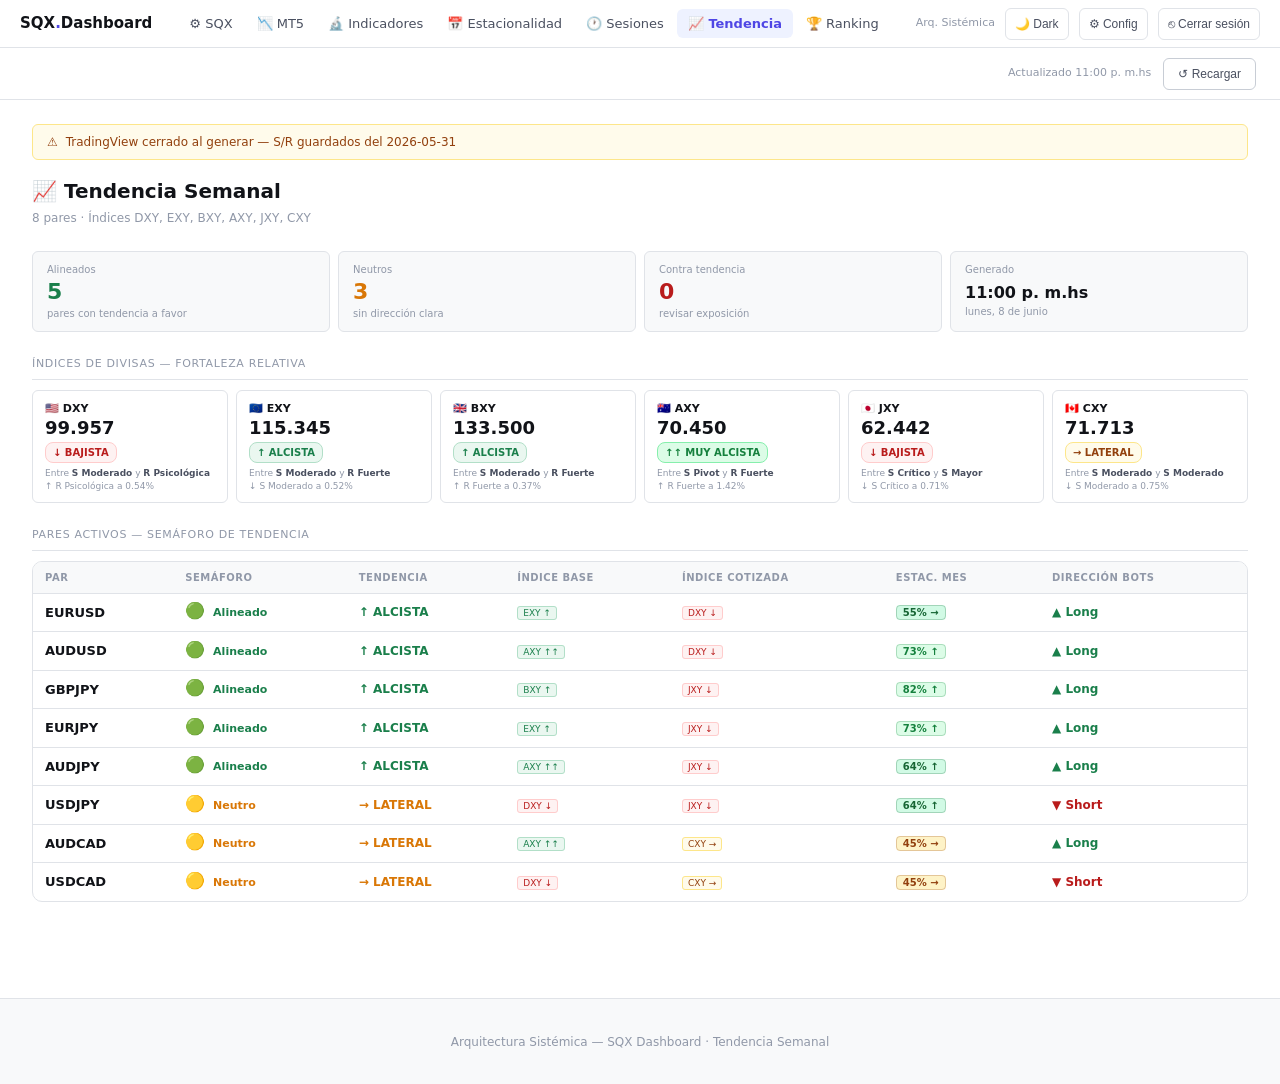
<file: tendencia.html>
<!DOCTYPE html>
<html lang="es">
<head>
<meta charset="UTF-8">
<meta name="viewport" content="width=device-width, initial-scale=1.0">
<title>Tendencia Semanal — SQX Dashboard</title>
<script src="supabase.js"></script>
<script src="sidebar.js"></script>
<script src="config.js"></script>
<style>
  :root {
    --bg:#ffffff;--bg2:#f8f9fa;--bg3:#f1f3f5;--border:#e0e3e8;--border2:#c8cdd5;
    --text:#111318;--text2:#4a5060;--text3:#9098a8;
    --green:#1a7f4b;--green-bg:#eaf7f0;--green-border:#b2dfc8;
    --red:#b91c1c;--red-bg:#fef2f2;--red-border:#fcc;
    --amber:#92400e;--amber-bg:#fffbeb;--amber-border:#fde68a;
    --blue:#1d4ed8;--blue-bg:#eff6ff;
    --accent:#4f46e5;--accent-light:#eef2ff;
    --radius:6px;--radius-lg:10px;
  }
  *{box-sizing:border-box;margin:0;padding:0}
  body{background:var(--bg);color:var(--text);font-family:'Segoe UI',system-ui,-apple-system,sans-serif;font-size:14px;line-height:1.5}

  /* ── SIDEBAR ── */
  .sidebar{width:fit-content;height:100vh;background:var(--bg);border-right:1px solid var(--border);position:fixed;left:0;top:0;display:flex;flex-direction:column;z-index:200;overflow:hidden}
  .sidebar-logo{padding:1.25rem 1.25rem 1rem;border-bottom:1px solid var(--border);display:flex;align-items:flex-start;justify-content:space-between}
  .sidebar-logo-text{flex:1;min-width:0}
  .nav-section-lbl{font-size:10px;font-weight:700;color:var(--text3);text-transform:uppercase;letter-spacing:1px;padding:1rem 1rem 0.4rem;display:block;white-space:nowrap}
  .nav-item{display:flex;align-items:center;gap:9px;padding:8px 12px;margin:1px 8px;border-radius:6px;font-size:13px;color:var(--text2);cursor:pointer;border:none;background:transparent;width:calc(100% - 16px);text-align:left;text-decoration:none;transition:all 0.12s;font-family:inherit;font-weight:500;white-space:nowrap}
  .nav-item:hover{background:var(--bg3);color:var(--text)}
  .nav-item.active{background:var(--accent-light);color:var(--accent);font-weight:600}
  .sidebar-footer{padding:1rem;border-top:1px solid var(--border);margin-top:auto}
  .sidebar.collapsed .nl{display:none}
  .sidebar.collapsed .nav-section-lbl{opacity:0;height:0;padding:0;overflow:hidden}
  .sidebar.collapsed .sidebar-logo-text{display:none}
  .sidebar.collapsed .sidebar-logo{justify-content:center;padding:1rem 0;min-width:52px}
  .sidebar.collapsed .sidebar-footer{display:none}
  .sidebar.collapsed .nav-item{justify-content:center;padding:8px 0;margin:1px 4px;width:calc(100% - 8px)}
  .topbar,.main{transition:margin-left 0.25s ease}

  /* ── TOPBAR ── */
  .topbar{background:var(--bg);border-bottom:1px solid var(--border);padding:0 1.5rem;height:52px;display:flex;align-items:center;justify-content:flex-end;position:sticky;top:0;z-index:100}
  .logo{font-size:16px;font-weight:700;letter-spacing:-0.3px}.logo span{color:var(--accent)}
  .topbar-right{display:flex;gap:8px;align-items:center}
  .sync-info{font-size:11px;color:var(--text3);margin-right:4px}
  .main{padding:1.5rem 2rem}
  button{height:32px;padding:0 14px;border-radius:var(--radius);font-size:12px;font-weight:500;cursor:pointer;border:1px solid var(--border2);background:var(--bg);color:var(--text2);transition:all 0.12s}
  button:hover{background:var(--bg3);color:var(--text);border-color:#adb5bd}
  .btn-primary{background:var(--accent);border-color:var(--accent);color:#fff}
  .btn-primary:hover{background:#4338ca;color:#fff;border-color:#4338ca}

  /* ── PAGE HEADER ── */
  .page-header{display:flex;align-items:flex-start;justify-content:space-between;margin-bottom:1.5rem;flex-wrap:wrap;gap:12px}
  .page-title{font-size:20px;font-weight:700}
  .page-sub{font-size:12px;color:var(--text3);margin-top:3px}

  /* ── STAT CARDS ── */
  .stat-row{display:grid;grid-template-columns:repeat(4,1fr);gap:8px;margin-bottom:1.5rem}
  @media(max-width:700px){.stat-row{grid-template-columns:repeat(2,1fr)}}
  .stat-card{background:var(--bg2);border:1px solid var(--border);border-radius:var(--radius);padding:10px 14px}
  .stat-label{font-size:10px;color:var(--text3);margin-bottom:4px}
  .stat-val{font-size:22px;font-weight:700;color:var(--text);line-height:1}
  .stat-sub{font-size:10px;color:var(--text3);margin-top:3px}

  /* ── ÍNDICES GRID ── */
  .section-title{font-size:11px;font-weight:500;color:var(--text3);text-transform:uppercase;letter-spacing:.06em;margin:1.5rem 0 10px;padding-bottom:6px;border-bottom:0.5px solid var(--border)}
  .indices-grid{display:grid;grid-template-columns:repeat(6,1fr);gap:8px;margin-bottom:1.5rem}
  @media(max-width:700px){.indices-grid{grid-template-columns:repeat(3,1fr)}}
  .ind-card{border:1px solid var(--border);border-radius:var(--radius);padding:10px 12px;background:var(--bg)}
  .ind-name{font-size:11px;font-weight:700;color:var(--text);margin-bottom:2px}
  .ind-price{font-size:18px;font-weight:800;color:var(--text);line-height:1;margin-bottom:4px}
  .ind-trend{font-size:10px;font-weight:700;padding:2px 7px;border-radius:8px;display:inline-block;margin-bottom:4px}
  .trend-alcista    {background:var(--green-bg);color:var(--green);border:1px solid var(--green-border)}
  .trend-muy-alcista{background:#dcfce7;color:#15803d;border:1px solid #86efac}
  .trend-bajista    {background:var(--red-bg);color:var(--red);border:1px solid var(--red-border)}
  .trend-lateral    {background:var(--amber-bg);color:var(--amber);border:1px solid var(--amber-border)}
  .ind-zona{font-size:9px;color:var(--text3);line-height:1.4}
  .ind-zona span{font-weight:600;color:var(--text2)}

  /* ── PARES TABLE ── */
  .table-wrap{border:1px solid var(--border);border-radius:var(--radius-lg);overflow:hidden;margin-bottom:1.5rem}
  table{width:100%;border-collapse:collapse;font-size:12px}
  thead th{padding:8px 12px;text-align:left;color:var(--text3);font-size:10px;letter-spacing:.5px;border-bottom:1px solid var(--border);font-weight:700;text-transform:uppercase;background:var(--bg2);white-space:nowrap}
  tr.par-row{border-bottom:1px solid var(--border);transition:background .12s}
  tr.par-row:hover{background:var(--bg2)}
  tr.par-row:last-child{border-bottom:none}
  td{padding:9px 12px;vertical-align:middle}

  /* semáforo */
  .sem-dot{font-size:16px;line-height:1}
  .sem-label{font-size:11px;font-weight:600;margin-left:4px}

  /* estacionalidad chip */
  .estac-chip{font-size:10px;font-weight:700;padding:1px 6px;border-radius:4px;white-space:nowrap}

  /* índice tags */
  .ind-tag{font-size:9px;padding:1px 5px;border-radius:3px;background:var(--bg3);border:1px solid var(--border2);color:var(--text2);white-space:nowrap}
  .ind-tag-up  {background:var(--green-bg);color:var(--green);border-color:var(--green-border)}
  .ind-tag-down{background:var(--red-bg);color:var(--red);border-color:var(--red-border)}
  .ind-tag-lat {background:var(--amber-bg);color:var(--amber);border-color:var(--amber-border)}

  /* ── ALERTA CACHE ── */
  .cache-banner{display:none;background:var(--amber-bg);border:1px solid var(--amber-border);border-radius:var(--radius);padding:8px 14px;font-size:12px;color:var(--amber);margin-bottom:1rem;align-items:center;gap:8px}
  .cache-banner.show{display:flex}

  /* ── NO DATA ── */
  .no-data{padding:40px;text-align:center;color:var(--text3);font-size:13px}

  /* ── FOOTER ── */
  .footer{margin-top:3rem;padding:2rem;border-top:1px solid var(--border);background:var(--bg2);text-align:center}
  .footer span{font-size:12px;color:var(--text3)}
</style>
</head>
<body>

<!-- ── TOPBAR ── -->
<div class="topbar">
  <div class="topbar-right">
    <span class="sync-info" id="sync-info"></span>
    <button onclick="recargar()">↺ Recargar</button>
  </div>
</div>

<!-- ── MAIN ── -->
<div class="main">

  <!-- ALERTA CACHE -->
  <div class="cache-banner" id="cache-banner">
    <span>⚠</span>
    <span id="cache-msg">TradingView cerrado al generar — S/R de la semana anterior</span>
  </div>

  <!-- HEADER -->
  <div class="page-header">
    <div>
      <div class="page-title">📈 Tendencia Semanal</div>
      <div class="page-sub" id="page-sub">Cargando...</div>
    </div>
  </div>

  <!-- STAT CARDS -->
  <div class="stat-row">
    <div class="stat-card">
      <div class="stat-label">Alineados</div>
      <div class="stat-val" id="stat-verde" style="color:var(--green)">—</div>
      <div class="stat-sub">pares con tendencia a favor</div>
    </div>
    <div class="stat-card">
      <div class="stat-label">Neutros</div>
      <div class="stat-val" id="stat-amarillo" style="color:#d97706">—</div>
      <div class="stat-sub">sin dirección clara</div>
    </div>
    <div class="stat-card">
      <div class="stat-label">Contra tendencia</div>
      <div class="stat-val" id="stat-rojo" style="color:var(--red)">—</div>
      <div class="stat-sub">revisar exposición</div>
    </div>
    <div class="stat-card">
      <div class="stat-label">Generado</div>
      <div class="stat-val" id="stat-hora" style="font-size:16px;padding-top:4px">—</div>
      <div class="stat-sub" id="stat-fecha">—</div>
    </div>
  </div>

  <!-- ÍNDICES -->
  <div class="section-title">Índices de divisas — fortaleza relativa</div>
  <div class="indices-grid" id="indices-grid">
    <div class="no-data">Cargando...</div>
  </div>

  <!-- TABLA PARES -->
  <div class="section-title">Pares activos — semáforo de tendencia</div>
  <div class="table-wrap">
    <table>
      <thead>
        <tr>
          <th>Par</th>
          <th>Semáforo</th>
          <th>Tendencia</th>
          <th>Índice base</th>
          <th>Índice cotizada</th>
          <th>Estac. mes</th>
          <th>Dirección bots</th>
        </tr>
      </thead>
      <tbody id="pairs-tbody">
        <tr><td colspan="7" class="no-data">Cargando...</td></tr>
      </tbody>
    </table>
  </div>

</div><!-- /main -->

<div class="footer">
  <span>Arquitectura Sistémica — SQX Dashboard · Tendencia Semanal</span>
</div>

<script>
// ════════════════════════════════════════════
// CONSTANTES
// ════════════════════════════════════════════
const TREND_JSON = 'weekly_trend.json';
const MONTHS_ES  = ['Ene','Feb','Mar','Abr','May','Jun','Jul','Ago','Sep','Oct','Nov','Dic'];

// ════════════════════════════════════════════
// HELPERS
// ════════════════════════════════════════════
function trendClass(trend) {
  if (!trend) return '';
  const t = trend.toUpperCase();
  if (t.includes('MUY ALCISTA')) return 'trend-muy-alcista';
  if (t.includes('ALCISTA'))     return 'trend-alcista';
  if (t.includes('BAJISTA'))     return 'trend-bajista';
  return 'trend-lateral';
}

function trendArrow(trend) {
  if (!trend) return '→';
  const t = trend.toUpperCase();
  if (t.includes('MUY ALCISTA')) return '↑↑';
  if (t.includes('ALCISTA'))     return '↑';
  if (t.includes('BAJISTA'))     return '↓';
  return '→';
}

function indTagClass(trend) {
  if (!trend) return 'ind-tag';
  const t = trend.toUpperCase();
  if (t.includes('ALCISTA')) return 'ind-tag ind-tag-up';
  if (t.includes('BAJISTA')) return 'ind-tag ind-tag-down';
  return 'ind-tag ind-tag-lat';
}

function estacChip(pos) {
  if (pos == null) return '—';
  const bg    = pos >= 70 ? '#dcfce7' : pos >= 55 ? '#d1fae5' : pos >= 45 ? '#fef3c7' : pos >= 30 ? '#fee2e2' : '#fecaca';
  const color = pos >= 70 ? '#15803d' : pos >= 55 ? '#166534' : pos >= 45 ? '#92400e' : pos >= 30 ? '#991b1b' : '#7f1d1d';
  const arrow = pos >= 60 ? '↑' : pos <= 40 ? '↓' : '→';
  return `<span class="estac-chip" style="background:${bg};color:${color};border:1px solid ${color}40">${pos}% ${arrow}</span>`;
}

// ════════════════════════════════════════════
// RENDER ÍNDICES
// ════════════════════════════════════════════
function renderIndices(indices) {
  const grid = document.getElementById('indices-grid');
  if (!grid || !indices) return;
  const FLAG = { DXY:'🇺🇸', EXY:'🇪🇺', BXY:'🇬🇧', AXY:'🇦🇺', JXY:'🇯🇵', CXY:'🇨🇦' };
  grid.innerHTML = Object.entries(indices).map(([key, d]) => {
    const zona = d.zona;
    const zonaHtml = zona
      ? zona.zona
        ? `<div class="ind-zona">Precio <span>${zona.zona.replace(/_/g,' ')}</span></div>`
        : `<div class="ind-zona">Entre <span>${zona.entre_s}</span> y <span>${zona.entre_r}</span><br>${zona.nearest_tipo === 'R' ? '↑' : '↓'} ${zona.nearest_label} a ${zona.dist_pct}%</div>`
      : '';
    return `
      <div class="ind-card">
        <div class="ind-name">${FLAG[key] || ''} ${key}</div>
        <div class="ind-price">${d.price?.toFixed(3) ?? '—'}</div>
        <div><span class="ind-trend ${trendClass(d.trend)}">${trendArrow(d.trend)} ${d.trend}</span></div>
        ${zonaHtml}
      </div>`;
  }).join('');
}

// ════════════════════════════════════════════
// RENDER PARES
// ════════════════════════════════════════════
function renderPairs(pairs, indices) {
  const tbody = document.getElementById('pairs-tbody');
  if (!tbody || !pairs) return;

  let verde = 0, amarillo = 0, rojo = 0;

  tbody.innerHTML = Object.entries(pairs).map(([par, d]) => {
    const sem = d.semaforo || {};
    if (sem.dot === '🟢') verde++;
    else if (sem.dot === '🟡') amarillo++;
    else if (sem.dot === '🔴') rojo++;

    const baseData  = indices?.[d.base_index]  || {};
    const quoteData = indices?.[d.quote_index] || {};
    const estac     = d.estacionalidad;
    const dirColor  = d.bots_dir === 'Long' ? 'var(--green)' : 'var(--red)';
    const dirArrow  = d.bots_dir === 'Long' ? '▲' : '▼';

    const tendColor = d.tendencia_par === 'ALCISTA' ? 'var(--green)'
                    : d.tendencia_par === 'BAJISTA' ? 'var(--red)'
                    : '#d97706';

    return `<tr class="par-row">
      <td style="font-weight:700;font-size:13px">${par}</td>
      <td>
        <span class="sem-dot">${sem.dot || '—'}</span>
        <span class="sem-label" style="color:${sem.dot==='🟢'?'var(--green)':sem.dot==='🔴'?'var(--red)':'#d97706'}">${sem.label || '—'}</span>
      </td>
      <td style="font-weight:600;color:${tendColor}">${trendArrow(d.tendencia_par)} ${d.tendencia_par || '—'}</td>
      <td>
        <span class="${indTagClass(baseData.trend)}">${d.base_index} ${trendArrow(d.base_trend)}</span>
      </td>
      <td>
        <span class="${indTagClass(quoteData.trend)}">${d.quote_index} ${trendArrow(d.quote_trend)}</span>
      </td>
      <td>${estac ? estacChip(estac.pos) : '—'}</td>
      <td style="color:${dirColor};font-weight:700">${dirArrow} ${d.bots_dir}</td>
    </tr>`;
  }).join('');

  // Actualizar stats
  document.getElementById('stat-verde').textContent    = verde;
  document.getElementById('stat-amarillo').textContent = amarillo;
  document.getElementById('stat-rojo').textContent     = rojo;
}

// ════════════════════════════════════════════
// LOAD
// ════════════════════════════════════════════
async function loadTrend() {
  try {
    const r = await fetch(TREND_JSON + '?t=' + Date.now());
    if (!r.ok) throw new Error('No se pudo cargar weekly_trend.json');
    const data = await r.json();

    // Header info
    const genAt = new Date(data.generated_at);
    const hora  = genAt.toLocaleTimeString('es-AR', { hour:'2-digit', minute:'2-digit', timeZone:'America/Argentina/Buenos_Aires' });
    const fecha = genAt.toLocaleDateString('es-AR', { weekday:'long', day:'numeric', month:'long', timeZone:'America/Argentina/Buenos_Aires' });
    document.getElementById('stat-hora').textContent  = hora + 'hs';
    document.getElementById('stat-fecha').textContent = fecha;
    document.getElementById('page-sub').textContent   = `${Object.keys(data.pairs || {}).length} pares · Índices ${Object.keys(data.indices || {}).join(', ')}`;

    const syncEl = document.getElementById('sync-info');
    if (syncEl) syncEl.textContent = `Actualizado ${hora}hs`;

    // Alerta cache
    if (data.sr_source === 'cache') {
      const banner = document.getElementById('cache-banner');
      const msg    = document.getElementById('cache-msg');
      if (banner) banner.classList.add('show');
      if (msg && data.sr_cache_date) msg.textContent = `TradingView cerrado al generar — S/R guardados del ${data.sr_cache_date}`;
    }

    renderIndices(data.indices);
    renderPairs(data.pairs, data.indices);

  } catch(e) {
    console.error('Error cargando tendencia:', e);
    document.getElementById('page-sub').textContent = 'Error al cargar weekly_trend.json';
    document.getElementById('pairs-tbody').innerHTML =
      `<tr><td colspan="7" class="no-data">No se encontró weekly_trend.json — ejecutá el script semanal primero.</td></tr>`;
    document.getElementById('indices-grid').innerHTML =
      `<div class="no-data">Sin datos</div>`;
  }
}

function recargar() { loadTrend(); }

function authLogout() {
  if (typeof sb !== 'undefined') sb.signOut();
  window.location.href = 'index.html';
}

loadTrend();
</script>
</body>
</html>
</file>
